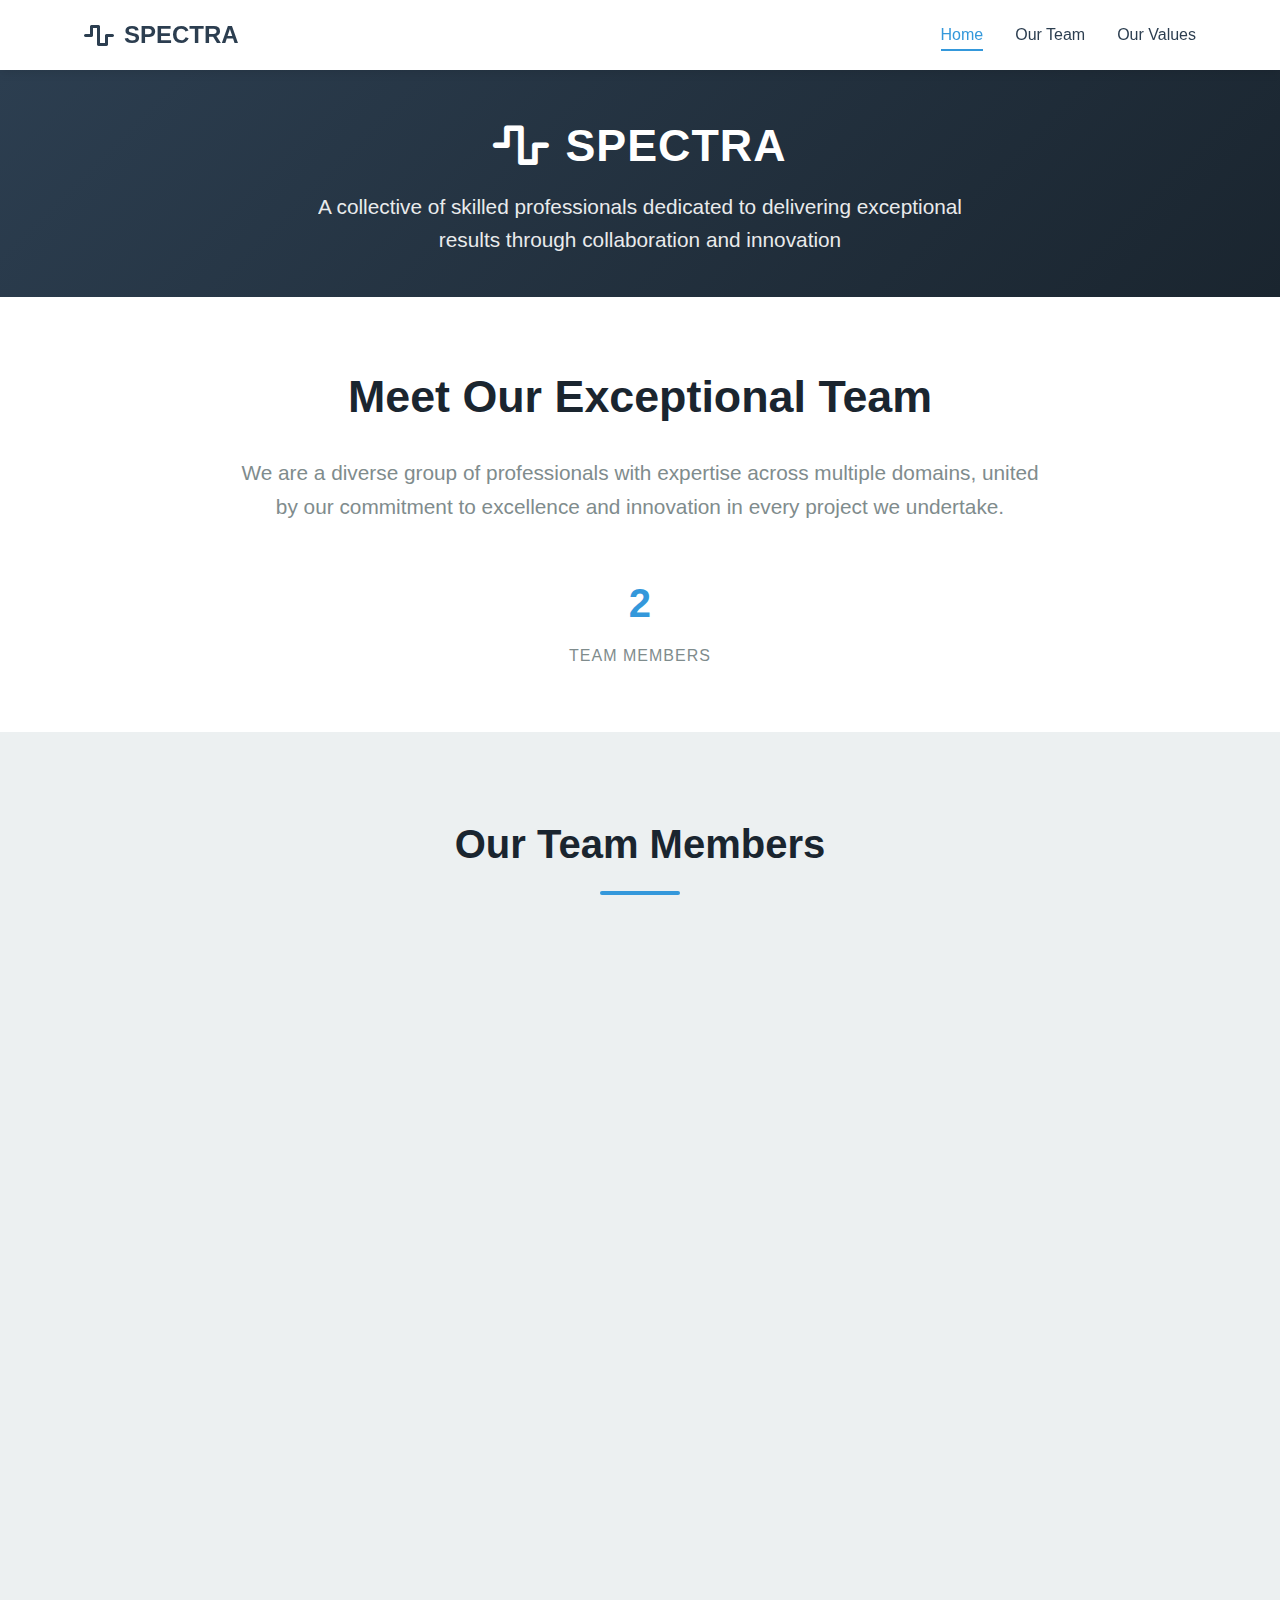
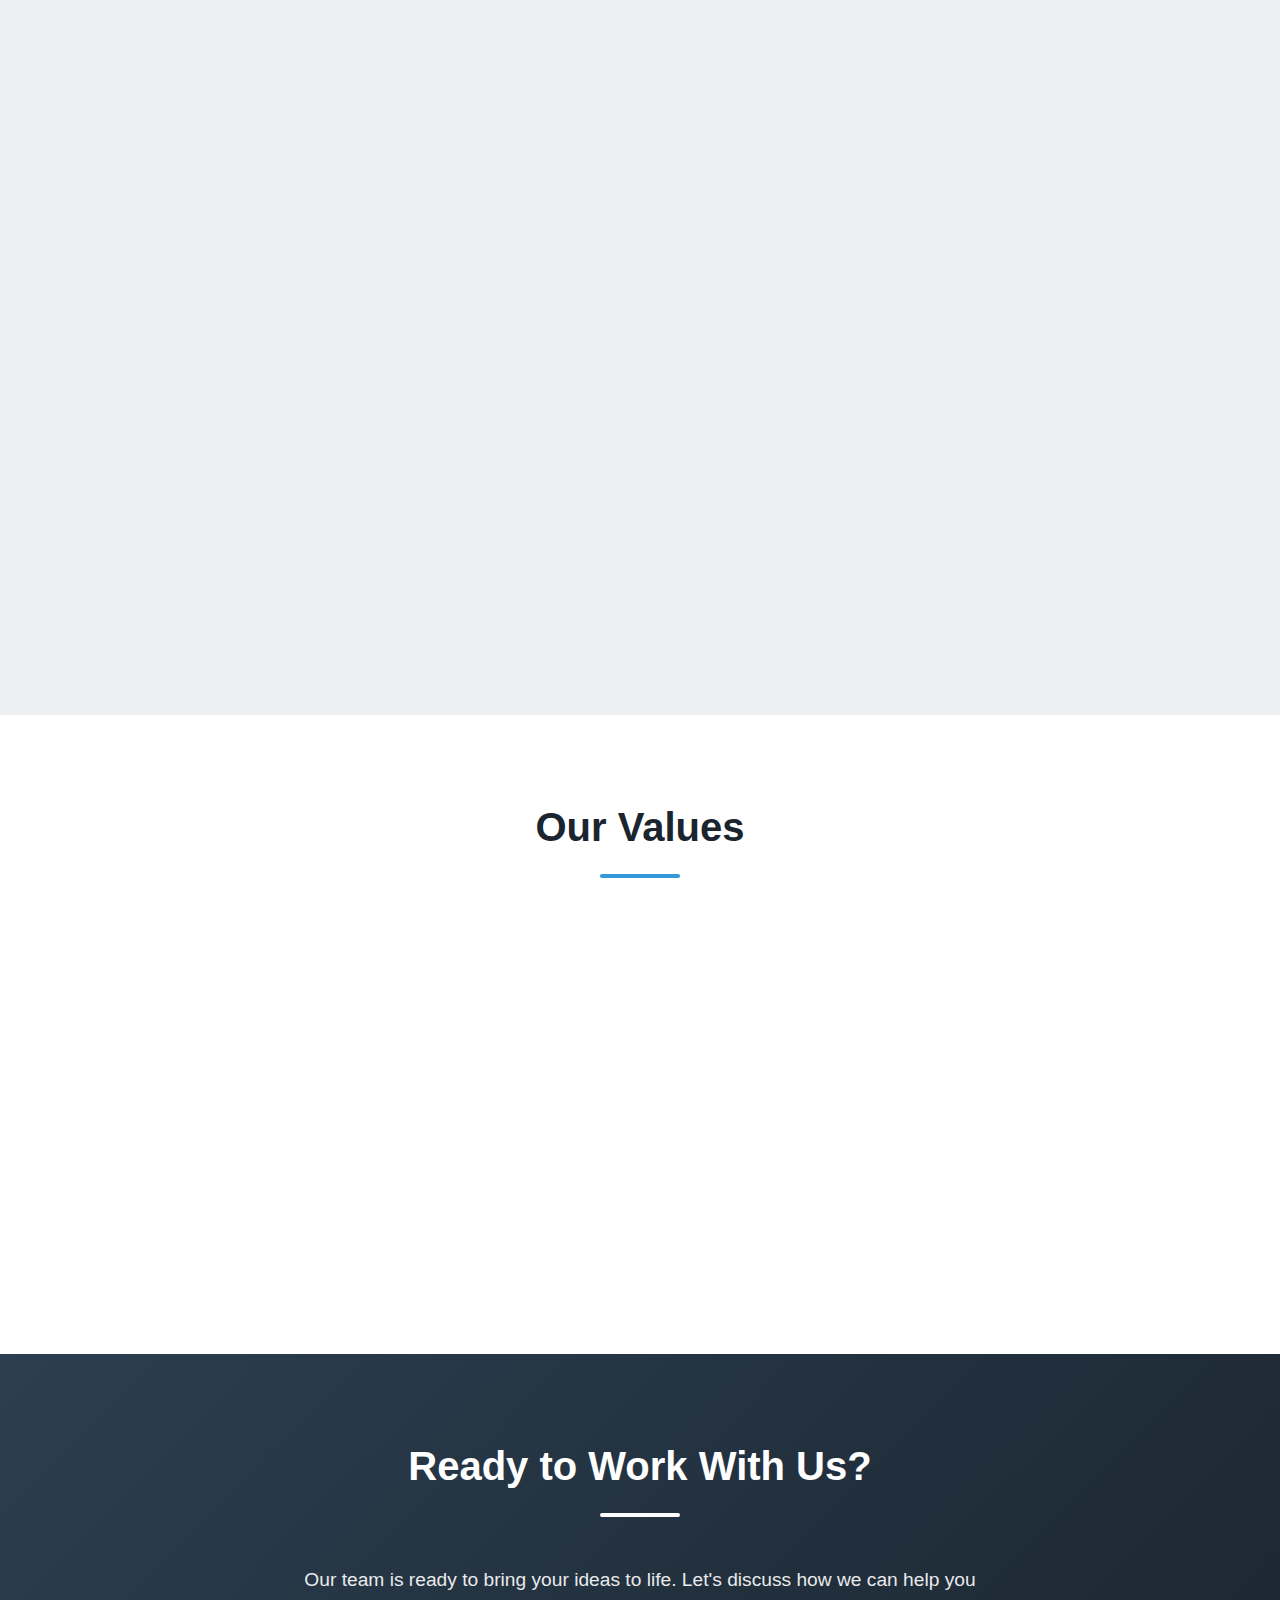
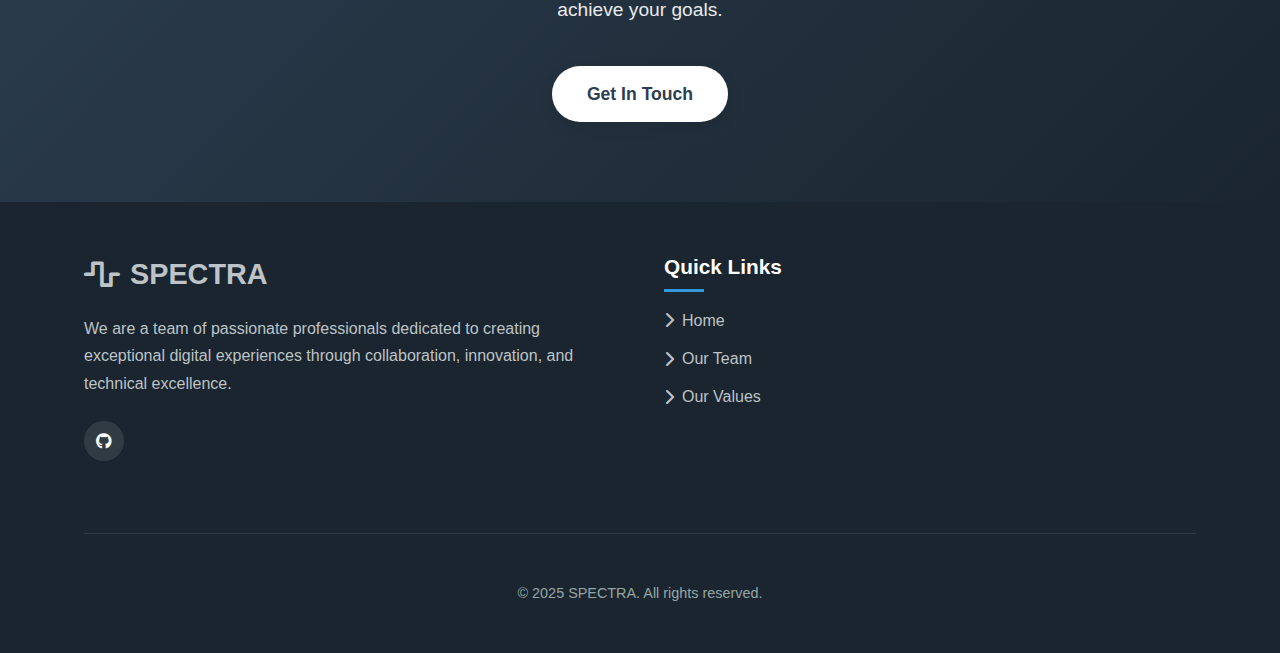
<file: index.html>
<!DOCTYPE html>
<html lang="en">
<head>
    <meta charset="UTF-8">
    <meta name="viewport" content="width=device-width, initial-scale=1.0">
    <title>Our Team | Professional Portfolio</title>
    <link rel="stylesheet" href="https://cdnjs.cloudflare.com/ajax/libs/font-awesome/6.4.0/css/all.min.css">
    <link rel="stylesheet" href="index_styles.css">
    <script src="index_script.js" defer></script>
    <link rel="icon" type="image/svg+xml"
    href="data:image/svg+xml,<svg xmlns='http://www.w3.org/2000/svg' viewBox='0 0 512 512'><path d='M64 96c0-17.7 14.3-32 32-32l160 0c17.7 0 32 14.3 32 32l0 288 96 0 0-128c0-17.7 14.3-32 32-32l64 0c17.7 0 32 14.3 32 32s-14.3 32-32 32l-32 0 0 128c0 17.7-14.3 32-32 32l-160 0c-17.7 0-32-14.3-32-32l0-288-96 0 0 128c0 17.7-14.3 32-32 32l-64 0c-17.7 0-32-14.3-32-32s14.3-32 32-32l32 0 0-128z'/></svg>">

</head>
<body>
    <!-- Navigation -->
    <nav id="navbar">
        <div class="container nav-container">
            <a href="#" class="nav-logo">
                <i class="fa-solid fa-wave-square"></i>
                <span>SPECTRA</span>
            </a>
            
            <button class="mobile-menu-btn" id="mobileMenuBtn">
                <i class="fas fa-bars"></i>
            </button>
            
            <ul class="nav-menu" id="navMenu">
                <li><a href="#home" class="nav-link active">Home</a></li>
                <li><a href="#team" class="nav-link">Our Team</a></li>
                <li><a href="#values" class="nav-link">Our Values</a></li>
            </ul>
        </div>
    </nav>

    <!-- Header -->
    <header id="home">
        <div class="container">
            <div class="logo">
                <i class="fa-solid fa-wave-square"></i>
                <span>SPECTRA</span>
            </div>
            <p class="tagline">A collective of skilled professionals dedicated to delivering exceptional results through collaboration and innovation</p>
        </div>
    </header>

    <!-- Hero Section -->
    <section class="hero">
        <div class="container">
            <h1>Meet Our Exceptional Team</h1>
            <p>We are a diverse group of professionals with expertise across multiple domains, united by our commitment to excellence and innovation in every project we undertake.</p>
            
            <div class="stats">
                <div class="stat-item">
                    <div class="stat-number">5</div>
                    <div class="stat-label">Team Members</div>
                </div>
            </div>
        </div>
    </section>

    <!-- Team Section -->
    <section id="team" class="team-section">
        <div class="container">
            <h2 class="section-title">Our Team Members</h2>
            <div class="team-grid">
                <!-- Team Member 1 -->
                <div class="team-member">
                    <div class="member-image">
                        <div class="placeholder-icon">
                            <img src="assets-mustapha-otsmane/pic1.png">
                        </div>
                    </div>
                    <div class="member-info">
                        <h3 class="member-name">OTSMANE Mustapha</h3>
                        <p class="member-role">Team Leader</p>
                        <p class="member-bio">/</p>
                        <div class="member-skills">
                            <span class="skill-tag">Python</span>
                            <span class="skill-tag">JS/TS</span>
                            <span class="skill-tag">NodeJS</span>
                        </div>
                        <a href="mustapha-otsmane/mustapha-otsmane-portfolio_page.html" class="member-link" target="_blank">View Portfolio</a>
                    </div>
                </div>
                
                <!-- Team Member 2 -->
                <div class="team-member">
                    <div class="member-image">
                        <div class="placeholder-icon">
                   <img src="Haithem-BOUZIANE/assets/anaa.jpg">

                        </div>
                    </div>
                    <div class="member-info">
                        <h3 class="member-name">BOUZIANE Haithem</h3>
                        <p class="member-role">Team member</p>
                        <p class="member-bio">/</p>
                        <div class="member-skills">
                            <span class="skill-tag">JavaScript</span>
                            <span class="skill-tag">React</span>
                            <span class="skill-tag">PHP</span>
                        </div>
                        <a href="Haithem-BOUZIANE/haithem-bouziane.html" class="member-link" target="_blank">View Portfolio</a>
                    </div>
                </div>
                
                <!-- Team Member 3 -->
                <div class="team-member">
                    <div class="member-image">
                        <div class="placeholder-icon">
                            <img src="assets-iname\iname.png">
                        </div>
                    </div>
                    <div class="member-info">
                        <h3 class="member-name">MEZROUH Iname</h3>
                        <p class="member-role">Team Member</p>
                        <p class="member-bio">/</p>
                        <div class="member-skills">
                            <span class="skill-tag">JavaScript</span>
                            <span class="skill-tag">React</span>
                            <span class="skill-tag">CSS</span>
                        </div>
                        <a href="iname/iname_prfl.html" class="member-link" target="_blank">View Portfolio</a>
                    </div>
                </div>
                
                <!-- Team Member 4 -->
                <div class="team-member">
                    <div class="member-image">
                        <div class="placeholder-icon">
                            <i class="fas fa-server"></i>
                        </div>
                    </div>
                    <div class="member-info">
                        <h3 class="member-name">ALI HAMZA Amina</h3>
                        <p class="member-role">Team Member</p>
                        <p class="member-bio">/</p>
                        <div class="member-skills">
                            <span class="skill-tag">Node.js</span>
                            <span class="skill-tag">Python</span>
                            <span class="skill-tag">Database Design</span>
                        </div>
                        <a href="amina-ali-hamza/Amina-ALI-HAMZA.html" class="member-link" target="_blank">View Portfolio</a>
                    </div>
                </div>
                
                <!-- Team Member 5 -->
                <div class="team-member">
                    <div class="member-image">
                        <div class="placeholder-icon">
                            <i class="fas fa-chart-bar"></i>
                        </div>
                    </div>
                    <div class="member-info">
                        <h3 class="member-name">OUADAH Selma Lina</h3>
                        <p class="member-role">Team Member</p>
                        <p class="member-bio">/</p>
                        <div class="member-skills">
                            <span class="skill-tag">SQL</span>
                            <span class="skill-tag">Python</span>
                            <span class="skill-tag">Data Visualization</span>
                        </div>
                        <a href="lina-ouadah/lina-ouadah.html" class="member-link" target="_blank">View Portfolio</a>
                    </div>
                </div>
            </div>
        </div>
    </section>

    <!-- Values Section -->
    <section id="values" class="values-section">
        <div class="container">
            <h2 class="section-title">Our Values</h2>
            <div class="values-grid">
                <div class="value-card">
                    <div class="value-icon">
                        <i class="fas fa-lightbulb"></i>
                    </div>
                    <h3 class="value-title">Innovation</h3>
                    <p class="value-description">We constantly explore new ideas and approaches to deliver cutting-edge solutions that exceed expectations.</p>
                </div>
                <div class="value-card">
                    <div class="value-icon">
                        <i class="fas fa-handshake"></i>
                    </div>
                    <h3 class="value-title">Collaboration</h3>
                    <p class="value-description">We believe in the power of teamwork and open communication to achieve the best possible outcomes.</p>
                </div>
                <div class="value-card">
                    <div class="value-icon">
                        <i class="fas fa-bullseye"></i>
                    </div>
                    <h3 class="value-title">Excellence</h3>
                    <p class="value-description">We are committed to delivering the highest quality work in every project, paying attention to every detail.</p>
                </div>
                <div class="value-card">
                    <div class="value-icon">
                        <i class="fas fa-heart"></i>
                    </div>
                    <h3 class="value-title">Passion</h3>
                    <p class="value-description">We genuinely love what we do, and that passion drives us to create exceptional experiences for our clients.</p>
                </div>
            </div>
        </div>
    </section>

    <!-- CTA Section -->
    <section class="cta-section">
        <div class="container">
            <h2 class="section-title">Ready to Work With Us?</h2>
            <div class="cta-content">
                <p>Our team is ready to bring your ideas to life. Let's discuss how we can help you achieve your goals.</p>
                <a href="#" class="cta-button">Get In Touch</a>
            </div>
        </div>
    </section>

    <!-- Footer -->
    <footer>
        <div class="container">
            <div class="footer-content">
                <div class="footer-about">
                    <div class="footer-logo">
                        <i class="fa-solid fa-wave-square"></i>
                        <span>SPECTRA</span>
                    </div>
                    <p class="footer-about">We are a team of passionate professionals dedicated to creating exceptional digital experiences through collaboration, innovation, and technical excellence.</p>
                    <div class="social-links">
                        <a href="https://github.com/mustafaots/G5-team4-portfolio-project" class="social-link">
                            <i class="fab fa-github"></i>
                        </a>
                    </div>
                </div>
                
                <div class="footer-links-container">
                    <h3 class="footer-heading">Quick Links</h3>
                    <ul class="footer-links">
                        <li><a href="#home"><i class="fas fa-chevron-right"></i> Home</a></li>
                        <li><a href="#team"><i class="fas fa-chevron-right"></i> Our Team</a></li>
                        <li><a href="#values"><i class="fas fa-chevron-right"></i> Our Values</a></li>
                    </ul>
                </div>
            </div>
            
            <div class="copyright">
                &copy; 2025 SPECTRA. All rights reserved.
            </div>
        </div>
    </footer>

</body>
</html>
</file>
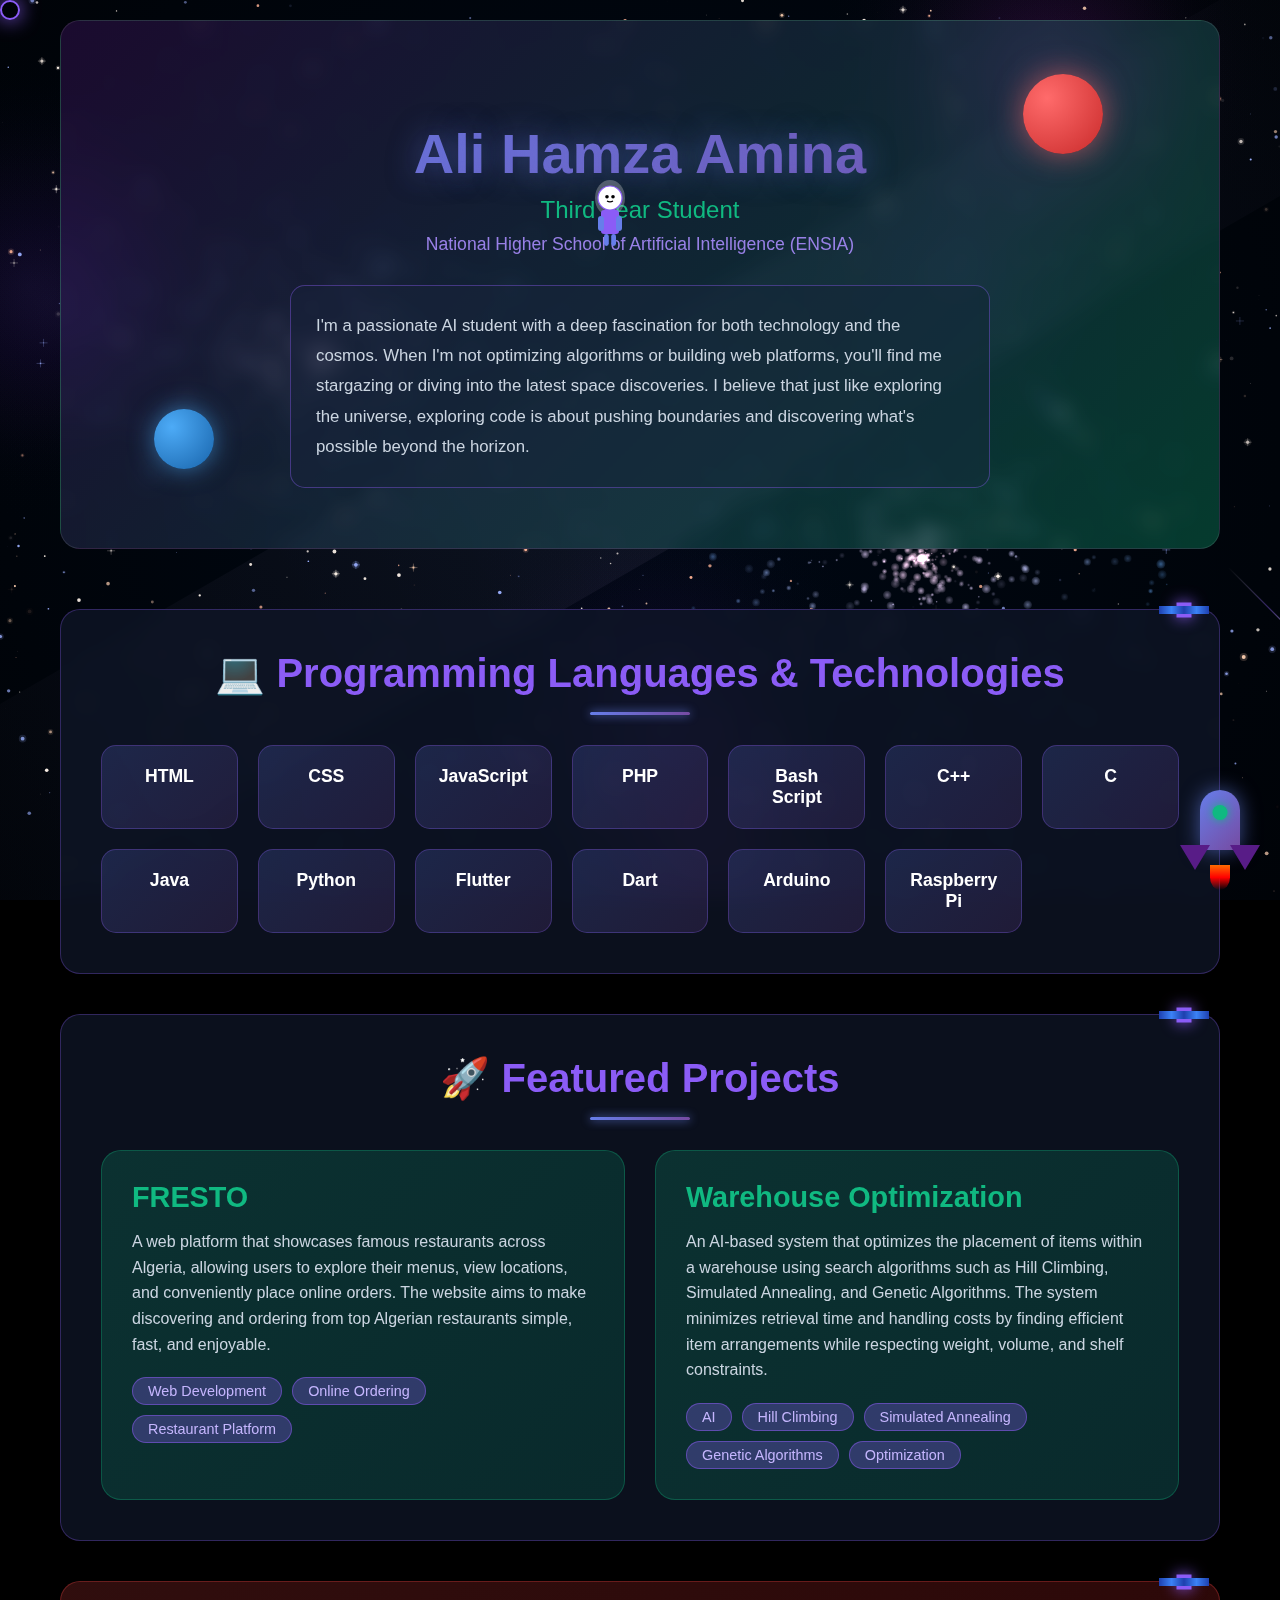
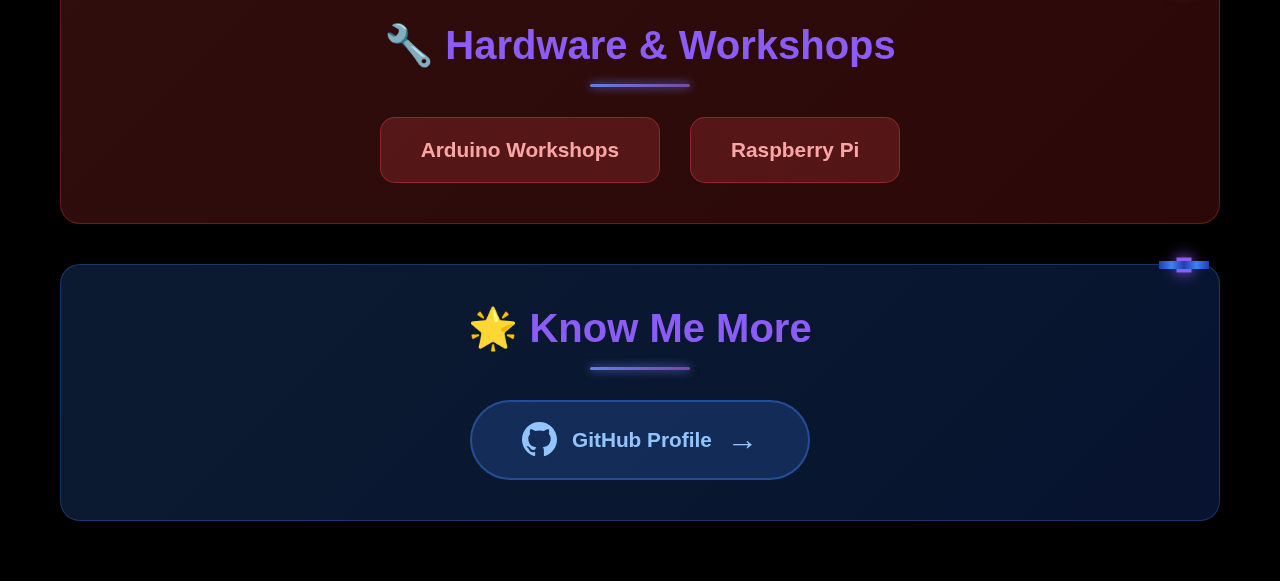
<file: Amina-ALI-HAMZA.html>
<!DOCTYPE html>
<html lang="en">
<head>
    <meta charset="UTF-8">
    <meta name="viewport" content="width=device-width, initial-scale=1.0">
    <title>Ali Hamza Amina - Space Portfolio</title>
    <style>
        * {
            margin: 0;
            padding: 0;
            box-sizing: border-box;
        }

        body {
            font-family: 'Segoe UI', Tahoma, Geneva, Verdana, sans-serif;
            background: #000000;
            color: #fff;
            overflow-x: hidden;
            cursor: none;
        }

        .custom-cursor {
            width: 20px;
            height: 20px;
            border: 2px solid #8b5cf6;
            border-radius: 50%;
            position: fixed;
            pointer-events: none;
            z-index: 9999;
            transition: all 0.1s ease;
            box-shadow: 0 0 20px #8b5cf6;
        }

        .cursor-trail {
            width: 5px;
            height: 5px;
            background: #8b5cf6;
            border-radius: 50%;
            position: fixed;
            pointer-events: none;
            z-index: 9998;
            opacity: 0.6;
        }

        #stars-canvas {
            position: fixed;
            top: 0;
            left: 0;
            width: 100%;
            height: 100%;
            z-index: 0;
        }

        .container {
            position: relative;
            z-index: 1;
            max-width: 1200px;
            margin: 0 auto;
            padding: 20px;
        }

        .rocket {
            position: fixed;
            right: 30px;
            bottom: 30px;
            width: 60px;
            height: 80px;
            cursor: pointer;
            z-index: 100;
            transition: transform 0.3s ease;
        }

        .rocket:hover {
            transform: translateY(-10px) scale(1.1);
        }

        .rocket-body {
            width: 40px;
            height: 60px;
            background: linear-gradient(135deg, #667eea, #764ba2);
            position: absolute;
            left: 10px;
            border-radius: 20px 20px 5px 5px;
            box-shadow: 0 0 20px rgba(102, 126, 234, 0.6);
        }

        .rocket-window {
            width: 15px;
            height: 15px;
            background: #10b981;
            border-radius: 50%;
            position: absolute;
            top: 15px;
            left: 50%;
            transform: translateX(-50%);
            box-shadow: 0 0 10px #10b981;
        }

        .rocket-fin {
            width: 0;
            height: 0;
            border-left: 15px solid transparent;
            border-right: 15px solid transparent;
            border-top: 25px solid #581c87;
            position: absolute;
            bottom: 0;
        }

        .rocket-fin.left {
            left: -10px;
        }

        .rocket-fin.right {
            right: -10px;
        }

        .rocket-flame {
            position: absolute;
            bottom: -20px;
            left: 50%;
            transform: translateX(-50%);
            width: 20px;
            height: 25px;
            background: linear-gradient(to bottom, #ff6b00, #ff0000, transparent);
            border-radius: 0 0 50% 50%;
            animation: flame 0.2s infinite alternate;
        }

        @keyframes flame {
            to {
                transform: translateX(-50%) scaleY(1.2);
                opacity: 0.8;
            }
        }

        header {
            text-align: center;
            padding: 100px 20px 60px;
            background: linear-gradient(135deg, rgba(88, 28, 135, 0.3), rgba(16, 185, 129, 0.3));
            border-radius: 20px;
            backdrop-filter: blur(10px);
            border: 1px solid rgba(255, 255, 255, 0.1);
            margin-bottom: 60px;
            animation: fadeInDown 1s ease;
            position: relative;
            overflow: hidden;
        }

        .planet {
            position: absolute;
            border-radius: 50%;
            animation: orbit 20s linear infinite;
        }

        .planet1 {
            width: 80px;
            height: 80px;
            background: radial-gradient(circle at 30% 30%, #ff6b6b, #c92a2a);
            top: 10%;
            right: 10%;
            box-shadow: 0 0 30px rgba(255, 107, 107, 0.6);
        }

        .planet2 {
            width: 60px;
            height: 60px;
            background: radial-gradient(circle at 30% 30%, #4dabf7, #1864ab);
            bottom: 15%;
            left: 8%;
            animation: orbit 15s linear infinite reverse;
            box-shadow: 0 0 25px rgba(77, 171, 247, 0.6);
        }

        @keyframes orbit {
            0% {
                transform: rotate(0deg) translateX(20px) rotate(0deg);
            }
            100% {
                transform: rotate(360deg) translateX(20px) rotate(-360deg);
            }
        }

        h1 {
            font-size: 3.5em;
            background: linear-gradient(135deg, #667eea 0%, #764ba2 100%);
            -webkit-background-clip: text;
            -webkit-text-fill-color: transparent;
            margin-bottom: 10px;
            text-shadow: 0 0 30px rgba(102, 126, 234, 0.5);
            animation: glow 2s ease-in-out infinite alternate;
        }

        @keyframes glow {
            from {
                filter: drop-shadow(0 0 10px rgba(102, 126, 234, 0.5));
            }
            to {
                filter: drop-shadow(0 0 25px rgba(102, 126, 234, 0.9));
            }
        }

        .subtitle {
            font-size: 1.5em;
            color: #10b981;
            margin-bottom: 10px;
        }

        .school {
            font-size: 1.1em;
            color: #a78bfa;
            opacity: 0.9;
        }

        .bio {
            max-width: 700px;
            margin: 30px auto 0;
            padding: 25px;
            background: rgba(15, 23, 42, 0.6);
            border-radius: 15px;
            border: 1px solid rgba(139, 92, 246, 0.4);
            backdrop-filter: blur(5px);
        }

        .bio p {
            font-size: 1.05em;
            line-height: 1.8;
            color: #cbd5e1;
            text-align: left;
        }

        section {
            background: rgba(15, 23, 42, 0.7);
            backdrop-filter: blur(10px);
            border-radius: 20px;
            padding: 40px;
            margin-bottom: 40px;
            border: 1px solid rgba(139, 92, 246, 0.3);
            animation: fadeInUp 1s ease;
            position: relative;
        }

        .satellite {
            position: absolute;
            width: 30px;
            height: 30px;
            top: -15px;
            right: 20px;
            animation: satellite-spin 10s linear infinite;
        }

        @keyframes satellite-spin {
            from {
                transform: rotate(0deg);
            }
            to {
                transform: rotate(360deg);
            }
        }

        .satellite-body {
            width: 15px;
            height: 15px;
            background: #8b5cf6;
            position: absolute;
            top: 50%;
            left: 50%;
            transform: translate(-50%, -50%);
            box-shadow: 0 0 15px #8b5cf6;
        }

        .satellite-panel {
            width: 25px;
            height: 8px;
            background: linear-gradient(90deg, #1e40af, #3b82f6, #1e40af);
            position: absolute;
            top: 50%;
            transform: translateY(-50%);
        }

        .satellite-panel.left {
            right: 15px;
        }

        .satellite-panel.right {
            left: 15px;
        }

        h2 {
            font-size: 2.5em;
            margin-bottom: 30px;
            color: #8b5cf6;
            text-align: center;
            position: relative;
        }

        h2::after {
            content: '';
            display: block;
            width: 100px;
            height: 3px;
            background: linear-gradient(90deg, #667eea, #764ba2);
            margin: 15px auto;
            border-radius: 2px;
            box-shadow: 0 0 10px #667eea;
        }

        .skills-grid {
            display: grid;
            grid-template-columns: repeat(auto-fit, minmax(120px, 1fr));
            gap: 20px;
            margin-top: 30px;
        }

        .skill-card {
            background: linear-gradient(135deg, rgba(102, 126, 234, 0.2), rgba(118, 75, 162, 0.2));
            padding: 20px;
            border-radius: 15px;
            text-align: center;
            border: 1px solid rgba(139, 92, 246, 0.3);
            transition: all 0.3s ease;
            cursor: pointer;
            position: relative;
            overflow: hidden;
        }

        .skill-card::before {
            content: '';
            position: absolute;
            top: -50%;
            left: -50%;
            width: 200%;
            height: 200%;
            background: radial-gradient(circle, rgba(139, 92, 246, 0.4) 0%, transparent 70%);
            opacity: 0;
            transition: opacity 0.3s ease;
        }

        .skill-card:hover::before {
            opacity: 1;
            animation: pulse-glow 1.5s ease-in-out infinite;
        }

        @keyframes pulse-glow {
            0%, 100% {
                transform: scale(1);
            }
            50% {
                transform: scale(1.1);
            }
        }

        .skill-card:hover {
            transform: translateY(-10px) scale(1.05) rotateY(10deg);
            box-shadow: 0 15px 40px rgba(139, 92, 246, 0.6);
            border-color: #8b5cf6;
        }

        .skill-name {
            font-weight: bold;
            font-size: 1.1em;
            color: #fff;
            position: relative;
            z-index: 1;
        }

        .projects-container {
            display: grid;
            grid-template-columns: repeat(auto-fit, minmax(300px, 1fr));
            gap: 30px;
            margin-top: 30px;
        }

        .project-card {
            background: linear-gradient(135deg, rgba(16, 185, 129, 0.2), rgba(5, 150, 105, 0.2));
            border-radius: 20px;
            padding: 30px;
            border: 1px solid rgba(16, 185, 129, 0.3);
            transition: all 0.4s ease;
            cursor: pointer;
            position: relative;
            overflow: hidden;
        }

        .project-card::before {
            content: '';
            position: absolute;
            top: 0;
            left: -100%;
            width: 100%;
            height: 100%;
            background: linear-gradient(90deg, transparent, rgba(16, 185, 129, 0.3), transparent);
            transition: left 0.5s ease;
        }

        .project-card:hover::before {
            left: 100%;
        }

        .project-card::after {
            content: '🛸';
            position: absolute;
            top: 20px;
            right: 20px;
            font-size: 2em;
            opacity: 0;
            transition: all 0.4s ease;
        }

        .project-card:hover::after {
            opacity: 1;
            transform: translateY(-10px);
        }

        .project-card:hover {
            transform: translateY(-15px) rotateY(5deg);
            box-shadow: 0 20px 50px rgba(16, 185, 129, 0.6);
            border-color: #10b981;
        }

        .project-title {
            font-size: 1.8em;
            color: #10b981;
            margin-bottom: 15px;
            font-weight: bold;
        }

        .project-description {
            color: #cbd5e1;
            line-height: 1.6;
            margin-bottom: 20px;
        }

        .project-tech {
            display: flex;
            flex-wrap: wrap;
            gap: 10px;
            margin-top: 20px;
        }

        .tech-tag {
            background: rgba(139, 92, 246, 0.3);
            padding: 5px 15px;
            border-radius: 20px;
            font-size: 0.9em;
            border: 1px solid rgba(139, 92, 246, 0.5);
            color: #c4b5fd;
            transition: all 0.3s ease;
        }

        .tech-tag:hover {
            background: rgba(139, 92, 246, 0.5);
            transform: scale(1.1);
            box-shadow: 0 0 15px rgba(139, 92, 246, 0.6);
        }

        .workshop-section {
            background: linear-gradient(135deg, rgba(239, 68, 68, 0.2), rgba(220, 38, 38, 0.2));
            border-color: rgba(239, 68, 68, 0.3);
        }

        .workshop-content {
            display: flex;
            align-items: center;
            justify-content: center;
            gap: 30px;
            flex-wrap: wrap;
            margin-top: 20px;
        }

        .workshop-item {
            background: rgba(239, 68, 68, 0.2);
            padding: 20px 40px;
            border-radius: 15px;
            border: 1px solid rgba(239, 68, 68, 0.4);
            font-size: 1.3em;
            font-weight: bold;
            color: #fca5a5;
            transition: all 0.3s ease;
            cursor: pointer;
            position: relative;
        }

        .workshop-item::before {
            content: '⚡';
            position: absolute;
            top: -10px;
            right: -10px;
            font-size: 1.5em;
            opacity: 0;
            transition: all 0.3s ease;
        }

        .workshop-item:hover::before {
            opacity: 1;
            animation: spark 0.5s ease infinite;
        }

        @keyframes spark {
            0%, 100% {
                transform: rotate(0deg) scale(1);
            }
            50% {
                transform: rotate(180deg) scale(1.2);
            }
        }

        .workshop-item:hover {
            transform: scale(1.1) rotate(2deg);
            box-shadow: 0 10px 30px rgba(239, 68, 68, 0.6);
        }

        .contact-section {
            background: linear-gradient(135deg, rgba(59, 130, 246, 0.2), rgba(37, 99, 235, 0.2));
            border-color: rgba(59, 130, 246, 0.3);
        }

        .contact-content {
            display: flex;
            justify-content: center;
            align-items: center;
            margin-top: 30px;
        }

        .contact-link {
            display: flex;
            align-items: center;
            gap: 15px;
            padding: 20px 50px;
            background: rgba(59, 130, 246, 0.2);
            border: 2px solid rgba(59, 130, 246, 0.4);
            border-radius: 50px;
            color: #93c5fd;
            text-decoration: none;
            font-size: 1.3em;
            font-weight: bold;
            transition: all 0.4s ease;
            position: relative;
            overflow: hidden;
        }

        .contact-link::before {
            content: '';
            position: absolute;
            top: 0;
            left: -100%;
            width: 100%;
            height: 100%;
            background: linear-gradient(90deg, transparent, rgba(59, 130, 246, 0.4), transparent);
            transition: left 0.6s ease;
        }

        .contact-link:hover::before {
            left: 100%;
        }

        .contact-link:hover {
            transform: translateY(-10px) scale(1.05);
            box-shadow: 0 20px 50px rgba(59, 130, 246, 0.6);
            border-color: #3b82f6;
            color: #fff;
        }

        .github-icon {
            width: 35px;
            height: 35px;
            transition: transform 0.4s ease;
        }

        .contact-link:hover .github-icon {
            transform: rotate(360deg) scale(1.2);
        }

        .link-arrow {
            font-size: 1.5em;
            transition: transform 0.4s ease;
        }

        .contact-link:hover .link-arrow {
            transform: translateX(10px);
        }

        .constellation {
            position: absolute;
            width: 100%;
            height: 100%;
            pointer-events: none;
        }

        .constellation-line {
            position: absolute;
            height: 1px;
            background: rgba(139, 92, 246, 0.3);
            transform-origin: left center;
        }

        .meteor-shower {
            position: fixed;
            width: 2px;
            height: 2px;
            background: white;
            border-radius: 50%;
            box-shadow: 0 0 10px white;
            animation: meteor-fall 3s linear infinite;
            opacity: 0;
        }

        @keyframes meteor-fall {
            0% {
                opacity: 1;
                transform: translateY(-100px) translateX(-100px);
            }
            100% {
                opacity: 0;
                transform: translateY(1000px) translateX(500px);
            }
        }

        .astronaut {
            position: fixed;
            width: 60px;
            height: 80px;
            right: 50%;
            top: 20%;
            animation: float-astronaut 6s ease-in-out infinite;
            z-index: 10;
        }

        @keyframes float-astronaut {
            0%, 100% {
                transform: translateY(0) translateX(0) rotate(-5deg);
            }
            25% {
                transform: translateY(-30px) translateX(20px) rotate(5deg);
            }
            50% {
                transform: translateY(-10px) translateX(40px) rotate(0deg);
            }
            75% {
                transform: translateY(-40px) translateX(20px) rotate(-5deg);
            }
        }

        @keyframes fadeInDown {
            from {
                opacity: 0;
                transform: translateY(-50px);
            }
            to {
                opacity: 1;
                transform: translateY(0);
            }
        }

        @keyframes fadeInUp {
            from {
                opacity: 0;
                transform: translateY(50px);
            }
            to {
                opacity: 1;
                transform: translateY(0);
            }
        }

        @media (max-width: 768px) {
            h1 {
                font-size: 2.5em;
            }
            
            h2 {
                font-size: 2em;
            }
            
            .skills-grid {
                grid-template-columns: repeat(auto-fit, minmax(100px, 1fr));
            }

            .rocket {
                width: 50px;
                height: 70px;
                right: 20px;
                bottom: 20px;
            }

            .astronaut {
                display: none;
            }
        }
    </style>
</head>
<body>
    <div class="custom-cursor"></div>
    <canvas id="stars-canvas"></canvas>
    
    <div class="astronaut">
        <svg viewBox="0 0 100 120" xmlns="http://www.w3.org/2000/svg">
            <ellipse cx="50" cy="30" rx="25" ry="30" fill="#e0e0e0" opacity="0.3"/>
            <circle cx="50" cy="30" r="20" fill="#fff" stroke="#8b5cf6" stroke-width="2"/>
            <circle cx="45" cy="28" r="3" fill="#000"/>
            <circle cx="55" cy="28" r="3" fill="#000"/>
            <path d="M 45 35 Q 50 38 55 35" stroke="#000" stroke-width="2" fill="none"/>
            <rect x="35" y="50" width="30" height="40" rx="5" fill="#8b5cf6"/>
            <rect x="30" y="60" width="10" height="25" rx="5" fill="#667eea"/>
            <rect x="60" y="60" width="10" height="25" rx="5" fill="#667eea"/>
            <rect x="40" y="90" width="8" height="20" rx="4" fill="#667eea"/>
            <rect x="52" y="90" width="8" height="20" rx="4" fill="#667eea"/>
        </svg>
    </div>

    <div class="rocket" onclick="scrollToTop()">
        <div class="rocket-body">
            <div class="rocket-window"></div>
        </div>
        <div class="rocket-fin left"></div>
        <div class="rocket-fin right"></div>
        <div class="rocket-flame"></div>
    </div>
    
    <div class="container">
        <header class="floating">
            <div class="planet planet1"></div>
            <div class="planet planet2"></div>
            <h1>Ali Hamza Amina</h1>
            <p class="subtitle">Third Year Student</p>
            <p class="school">National Higher School of Artificial Intelligence (ENSIA)</p>
            <div class="bio">
                <p>I'm a passionate AI student with a deep fascination for both technology and the cosmos. When I'm not optimizing algorithms or building web platforms, you'll find me stargazing or diving into the latest space discoveries. I believe that just like exploring the universe, exploring code is about pushing boundaries and discovering what's possible beyond the horizon.</p>
            </div>
        </header>

        <section>
            <div class="satellite">
                <div class="satellite-body"></div>
                <div class="satellite-panel left"></div>
                <div class="satellite-panel right"></div>
            </div>
            <h2>💻 Programming Languages & Technologies</h2>
            <div class="skills-grid">
                <div class="skill-card"><div class="skill-name">HTML</div></div>
                <div class="skill-card"><div class="skill-name">CSS</div></div>
                <div class="skill-card"><div class="skill-name">JavaScript</div></div>
                <div class="skill-card"><div class="skill-name">PHP</div></div>
                <div class="skill-card"><div class="skill-name">Bash Script</div></div>
                <div class="skill-card"><div class="skill-name">C++</div></div>
                <div class="skill-card"><div class="skill-name">C</div></div>
                <div class="skill-card"><div class="skill-name">Java</div></div>
                <div class="skill-card"><div class="skill-name">Python</div></div>
                <div class="skill-card"><div class="skill-name">Flutter</div></div>
                <div class="skill-card"><div class="skill-name">Dart</div></div>
                <div class="skill-card"><div class="skill-name">Arduino</div></div>
                <div class="skill-card"><div class="skill-name">Raspberry Pi</div></div>
            </div>
        </section>

        <section>
            <div class="satellite">
                <div class="satellite-body"></div>
                <div class="satellite-panel left"></div>
                <div class="satellite-panel right"></div>
            </div>
            <h2>🚀 Featured Projects</h2>
            <div class="projects-container">
                <div class="project-card">
                    <div class="project-title">FRESTO</div>
                    <div class="project-description">
                        A web platform that showcases famous restaurants across Algeria, allowing users to explore their menus, view locations, and conveniently place online orders. The website aims to make discovering and ordering from top Algerian restaurants simple, fast, and enjoyable.
                    </div>
                    <div class="project-tech">
                        <span class="tech-tag">Web Development</span>
                        <span class="tech-tag">Online Ordering</span>
                        <span class="tech-tag">Restaurant Platform</span>
                    </div>
                </div>

                <div class="project-card">
                    <div class="project-title">Warehouse Optimization</div>
                    <div class="project-description">
                        An AI-based system that optimizes the placement of items within a warehouse using search algorithms such as Hill Climbing, Simulated Annealing, and Genetic Algorithms. The system minimizes retrieval time and handling costs by finding efficient item arrangements while respecting weight, volume, and shelf constraints.
                    </div>
                    <div class="project-tech">
                        <span class="tech-tag">AI</span>
                        <span class="tech-tag">Hill Climbing</span>
                        <span class="tech-tag">Simulated Annealing</span>
                        <span class="tech-tag">Genetic Algorithms</span>
                        <span class="tech-tag">Optimization</span>
                    </div>
                </div>
            </div>
        </section>

        <section class="workshop-section">
            <div class="satellite">
                <div class="satellite-body"></div>
                <div class="satellite-panel left"></div>
                <div class="satellite-panel right"></div>
            </div>
            <h2>🔧 Hardware & Workshops</h2>
            <div class="workshop-content">
                <div class="workshop-item">Arduino Workshops</div>
                <div class="workshop-item">Raspberry Pi</div>
            </div>
        </section>

        <section class="contact-section">
            <div class="satellite">
                <div class="satellite-body"></div>
                <div class="satellite-panel left"></div>
                <div class="satellite-panel right"></div>
            </div>
            <h2>🌟 Know Me More</h2>
            <div class="contact-content">
                <div class="contact-link" onclick="window.open('https://github.com/aminaalihamza', '_blank')">
                    <svg class="github-icon" viewBox="0 0 24 24" fill="currentColor">
                        <path d="M12 0c-6.626 0-12 5.373-12 12 0 5.302 3.438 9.8 8.207 11.387.599.111.793-.261.793-.577v-2.234c-3.338.726-4.033-1.416-4.033-1.416-.546-1.387-1.333-1.756-1.333-1.756-1.089-.745.083-.729.083-.729 1.205.084 1.839 1.237 1.839 1.237 1.07 1.834 2.807 1.304 3.492.997.107-.775.418-1.305.762-1.604-2.665-.305-5.467-1.334-5.467-5.931 0-1.311.469-2.381 1.236-3.221-.124-.303-.535-1.524.117-3.176 0 0 1.008-.322 3.301 1.23.957-.266 1.983-.399 3.003-.404 1.02.005 2.047.138 3.006.404 2.291-1.552 3.297-1.23 3.297-1.23.653 1.653.242 2.874.118 3.176.77.84 1.235 1.911 1.235 3.221 0 4.609-2.807 5.624-5.479 5.921.43.372.823 1.102.823 2.222v3.293c0 .319.192.694.801.576 4.765-1.589 8.199-6.086 8.199-11.386 0-6.627-5.373-12-12-12z"/>
                    </svg>
                    <span>GitHub Profile</span>
                    <span class="link-arrow">→</span>
                </div>
            </div>
        </section>
    </div>

    <script>
        const canvas = document.getElementById('stars-canvas');
        const ctx = canvas.getContext('2d');

        canvas.width = window.innerWidth;
        canvas.height = window.innerHeight;

        const stars = [];
        const numStars = 800;
        const shootingStars = [];
        const meteors = [];
        const galaxyParticles = [];

        // Custom cursor
        const cursor = document.querySelector('.custom-cursor');
        const trails = [];
        const maxTrails = 10;

        document.addEventListener('mousemove', (e) => {
            cursor.style.left = e.clientX + 'px';
            cursor.style.top = e.clientY + 'px';

            const trail = document.createElement('div');
            trail.className = 'cursor-trail';
            trail.style.left = e.clientX + 'px';
            trail.style.top = e.clientY + 'px';
            document.body.appendChild(trail);

            trails.push(trail);
            if (trails.length > maxTrails) {
                const oldTrail = trails.shift();
                oldTrail.remove();
            }

            setTimeout(() => {
                trail.style.opacity = '0';
                setTimeout(() => trail.remove(), 200);
            }, 100);
        });

        // Meteor shower
        for (let i = 0; i < 5; i++) {
            const meteor = document.createElement('div');
            meteor.className = 'meteor-shower';
            meteor.style.left = Math.random() * window.innerWidth + 'px';
            meteor.style.animationDelay = Math.random() * 3 + 's';
            document.body.appendChild(meteor);
        }

        class Star {
            constructor() {
                this.reset();
                this.y = Math.random() * canvas.height;
                this.opacity = Math.random();
                this.brightness = Math.random();
            }

            reset() {
                this.x = Math.random() * canvas.width;
                this.y = Math.random() * canvas.height;
                this.size = Math.random() * 2;
                this.opacity = Math.random() * 0.8 + 0.2;
                this.twinkleSpeed = Math.random() * 0.015 + 0.005;
                this.brightness = Math.random();
                
                // Star colors based on temperature (like real stars)
                const temp = Math.random();
                if (temp < 0.3) {
                    this.color = { r: 155, g: 176, b: 255 }; // Blue (hot stars)
                } else if (temp < 0.6) {
                    this.color = { r: 255, g: 244, b: 234 }; // White-yellow
                } else if (temp < 0.85) {
                    this.color = { r: 255, g: 209, b: 178 }; // Orange
                } else {
                    this.color = { r: 255, g: 180, b: 150 }; // Red (cool stars)
                }
            }

            update() {
                this.opacity += this.twinkleSpeed;
                if (this.opacity > 1 || this.opacity < 0.2) {
                    this.twinkleSpeed *= -1;
                }
            }

            draw() {
                // Main star
                ctx.beginPath();
                ctx.arc(this.x, this.y, this.size, 0, Math.PI * 2);
                ctx.fillStyle = `rgba(${this.color.r}, ${this.color.g}, ${this.color.b}, ${this.opacity})`;
                ctx.fill();
                
                // Glow effect for brighter stars
                if (this.brightness > 0.7) {
                    ctx.beginPath();
                    ctx.arc(this.x, this.y, this.size * 2, 0, Math.PI * 2);
                    ctx.fillStyle = `rgba(${this.color.r}, ${this.color.g}, ${this.color.b}, ${this.opacity * 0.2})`;
                    ctx.fill();
                    
                    // Cross sparkle for very bright stars
                    if (this.brightness > 0.9) {
                        ctx.strokeStyle = `rgba(${this.color.r}, ${this.color.g}, ${this.color.b}, ${this.opacity * 0.4})`;
                        ctx.lineWidth = 1;
                        ctx.beginPath();
                        ctx.moveTo(this.x - 4, this.y);
                        ctx.lineTo(this.x + 4, this.y);
                        ctx.moveTo(this.x, this.y - 4);
                        ctx.lineTo(this.x, this.y + 4);
                        ctx.stroke();
                    }
                }
            }
        }

        class ShootingStar {
            constructor() {
                this.reset();
            }

            reset() {
                this.x = Math.random() * canvas.width;
                this.y = Math.random() * canvas.height / 2;
                this.length = Math.random() * 100 + 60;
                this.speed = Math.random() * 15 + 10;
                this.opacity = 1;
                this.angle = Math.PI / 4;
                this.thickness = Math.random() * 2 + 1;
            }

            update() {
                this.x += Math.cos(this.angle) * this.speed;
                this.y += Math.sin(this.angle) * this.speed;
                this.opacity -= 0.015;

                if (this.opacity <= 0) {
                    this.reset();
                }
            }

            draw() {
                ctx.save();
                ctx.beginPath();
                const gradient = ctx.createLinearGradient(
                    this.x, this.y,
                    this.x - Math.cos(this.angle) * this.length,
                    this.y - Math.sin(this.angle) * this.length
                );
                gradient.addColorStop(0, `rgba(255, 255, 255, ${this.opacity})`);
                gradient.addColorStop(0.5, `rgba(139, 92, 246, ${this.opacity * 0.6})`);
                gradient.addColorStop(1, 'rgba(255, 255, 255, 0)');
                ctx.strokeStyle = gradient;
                ctx.lineWidth = this.thickness;
                ctx.moveTo(this.x, this.y);
                ctx.lineTo(
                    this.x - Math.cos(this.angle) * this.length,
                    this.y - Math.sin(this.angle) * this.length
                );
                ctx.stroke();
                ctx.restore();
            }
        }

        class Nebula {
            constructor() {
                this.x = Math.random() * canvas.width;
                this.y = Math.random() * canvas.height;
                this.radius = Math.random() * 200 + 150;
                this.hue = Math.random() * 60 + 240; // Purple to blue
                this.opacity = Math.random() * 0.2 + 0.1;
                this.pulseSpeed = Math.random() * 0.001 + 0.0005;
                this.pulsePhase = Math.random() * Math.PI * 2;
            }

            update() {
                this.pulsePhase += this.pulseSpeed;
                this.currentOpacity = this.opacity + Math.sin(this.pulsePhase) * 0.05;
            }

            draw() {
                // Multi-layered nebula for realistic look
                for (let i = 0; i < 3; i++) {
                    const gradient = ctx.createRadialGradient(
                        this.x + (i * 20), this.y + (i * 15), 0,
                        this.x, this.y, this.radius - (i * 30)
                    );
                    gradient.addColorStop(0, `hsla(${this.hue + (i * 10)}, 80%, 60%, ${this.currentOpacity * (0.3 - i * 0.08)})`);
                    gradient.addColorStop(0.3, `hsla(${this.hue + (i * 15)}, 70%, 50%, ${this.currentOpacity * (0.2 - i * 0.06)})`);
                    gradient.addColorStop(0.6, `hsla(${this.hue + (i * 20)}, 60%, 40%, ${this.currentOpacity * (0.1 - i * 0.03)})`);
                    gradient.addColorStop(1, 'transparent');
                    
                    ctx.fillStyle = gradient;
                    ctx.fillRect(this.x - this.radius, this.y - this.radius, this.radius * 2, this.radius * 2);
                }
            }
        }

        class GalaxyParticle {
            constructor(centerX, centerY) {
                this.centerX = centerX;
                this.centerY = centerY;
                this.angle = Math.random() * Math.PI * 2;
                this.distance = Math.pow(Math.random(), 1.3) * 250; // More particles near center
                this.size = Math.random() * 1.2 + 0.3;
                this.speed = 0.0008 + (Math.random() * 0.0012);
                this.brightness = Math.random() * 0.9 + 0.1;
                
                // Spiral arm calculation
                this.spiralFactor = this.distance * 0.01;
                this.wobble = Math.random() * 0.6 + 0.2;
            }

            update() {
                // Faster rotation for particles closer to center
                this.angle += this.speed * (1 + this.distance / 250);
            }

            draw() {
                // Calculate spiral position with wobble
                const spiralAngle = this.angle + this.spiralFactor + Math.sin(this.distance * 0.01) * this.wobble;
                const x = this.centerX + Math.cos(spiralAngle) * this.distance;
                const y = this.centerY + Math.sin(spiralAngle) * this.distance * 0.7; // Flatten for galaxy look
                
                // Create gradient for particle glow
                const grad = ctx.createRadialGradient(x, y, 0, x, y, this.size * 6);
                
                // Color varies by distance from center (yellow center to blue edges)
                const distanceRatio = this.distance / 250;
                const r = Math.floor(255 * (1 - distanceRatio * 0.6));
                const g = Math.floor(200 * (1 - distanceRatio * 0.4) + 55 * distanceRatio);
                const b = Math.floor(220 + 35 * distanceRatio);
                const alpha = this.brightness * (0.9 - distanceRatio * 0.4);
                
                grad.addColorStop(0, `rgba(${r}, ${g}, ${b}, ${alpha})`);
                grad.addColorStop(0.4, `rgba(${r}, ${g}, ${b}, ${alpha * 0.35})`);
                grad.addColorStop(1, 'transparent');
                
                ctx.save();
                ctx.globalCompositeOperation = 'lighter'; // Additive blending for glow
                ctx.fillStyle = grad;
                ctx.beginPath();
                ctx.arc(x, y, this.size * 3, 0, Math.PI * 2);
                ctx.fill();
                ctx.restore();
            }
        }

        const nebulas = [];
        for (let i = 0; i < 4; i++) {
            nebulas.push(new Nebula());
        }

        for (let i = 0; i < numStars; i++) {
            stars.push(new Star());
        }

        for (let i = 0; i < 5; i++) {
            shootingStars.push(new ShootingStar());
        }

        // Create spiral galaxy
        const galaxyCenter = { x: canvas.width * 0.25, y: canvas.height * 0.4 };
        for (let i = 0; i < 600; i++) {
            galaxyParticles.push(new GalaxyParticle(galaxyCenter.x, galaxyCenter.y));
        }

        // Second galaxy
        const galaxyCenter2 = { x: canvas.width * 0.72, y: canvas.height * 0.62 };
        for (let i = 0; i < 500; i++) {
            galaxyParticles.push(new GalaxyParticle(galaxyCenter2.x, galaxyCenter2.y));
        }

        function drawGalaxy() {
            // Deep space background with slight gradient
            const bgGradient = ctx.createRadialGradient(
                canvas.width / 2, canvas.height / 2, 0,
                canvas.width / 2, canvas.height / 2, canvas.width
            );
            bgGradient.addColorStop(0, '#000814');
            bgGradient.addColorStop(1, '#000000');
            ctx.fillStyle = bgGradient;
            ctx.fillRect(0, 0, canvas.width, canvas.height);

            // Distant galaxy glow
            const distantGalaxy = ctx.createRadialGradient(
                canvas.width * 0.75, canvas.height * 0.3, 0,
                canvas.width * 0.75, canvas.height * 0.3, 200
            );
            distantGalaxy.addColorStop(0, 'rgba(138, 43, 226, 0.08)');
            distantGalaxy.addColorStop(0.5, 'rgba(75, 0, 130, 0.04)');
            distantGalaxy.addColorStop(1, 'transparent');
            ctx.fillStyle = distantGalaxy;
            ctx.fillRect(canvas.width * 0.55, canvas.height * 0.1, 400, 400);

            // Milky Way dust effect
            ctx.save();
            ctx.translate(canvas.width / 2, canvas.height / 2);
            ctx.rotate(-Math.PI / 6);
            const milkyWay = ctx.createLinearGradient(-canvas.width, 0, canvas.width, 0);
            milkyWay.addColorStop(0, 'transparent');
            milkyWay.addColorStop(0.3, 'rgba(200, 180, 255, 0.03)');
            milkyWay.addColorStop(0.5, 'rgba(220, 200, 255, 0.06)');
            milkyWay.addColorStop(0.7, 'rgba(200, 180, 255, 0.03)');
            milkyWay.addColorStop(1, 'transparent');
            ctx.fillStyle = milkyWay;
            ctx.fillRect(-canvas.width, -100, canvas.width * 2, 200);
            ctx.restore();
        }

        function animate() {
            drawGalaxy();

            // Draw nebulas with pulsing
            nebulas.forEach(nebula => {
                nebula.update();
                nebula.draw();
            });

            // Draw spiral galaxy particles
            galaxyParticles.forEach(particle => {
                particle.update();
                particle.draw();
            });

            // Draw stars
            stars.forEach(star => {
                star.update();
                star.draw();
            });

            // Draw shooting stars
            shootingStars.forEach(star => {
                star.update();
                star.draw();
            });

            requestAnimationFrame(animate);
        }

        animate();

        window.addEventListener('resize', () => {
            canvas.width = window.innerWidth;
            canvas.height = window.innerHeight;
        });

        function scrollToTop() {
            window.scrollTo({ top: 0, behavior: 'smooth' });
        }

        document.querySelectorAll('.skill-card').forEach(card => {
            card.addEventListener('click', function() {
                this.style.transform = 'scale(0.95)';
                setTimeout(() => {
                    this.style.transform = '';
                }, 200);
            });
        });

        document.querySelectorAll('.project-card').forEach(card => {
            card.addEventListener('mouseenter', function() {
                this.style.zIndex = '10';
            });
            card.addEventListener('mouseleave', function() {
                this.style.zIndex = '1';
            });
        });

        // Parallax effect on scroll
        window.addEventListener('scroll', () => {
            const scrolled = window.pageYOffset;
            const astronaut = document.querySelector('.astronaut');
            if (astronaut) {
                astronaut.style.transform = `translateY(${scrolled * 0.5}px)`;
            }
        });
    </script>
</body>
</html>
</file>
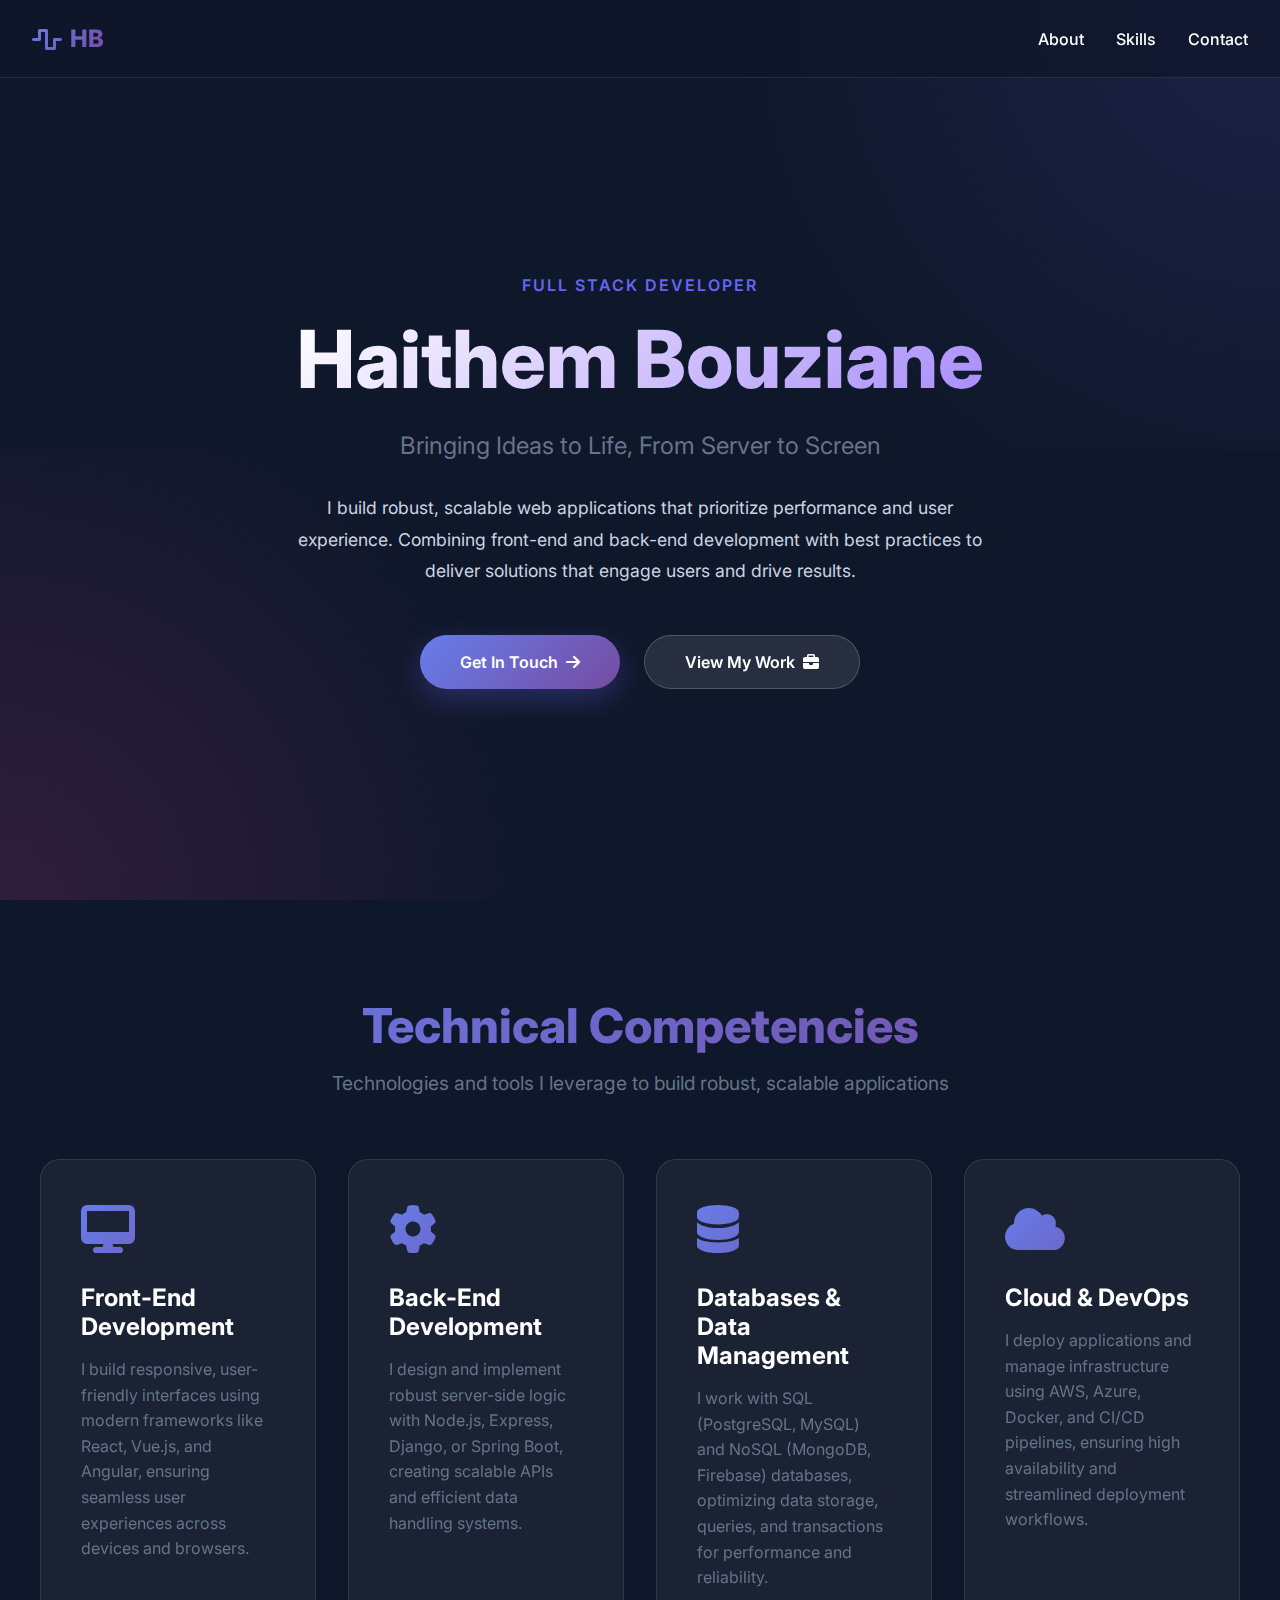
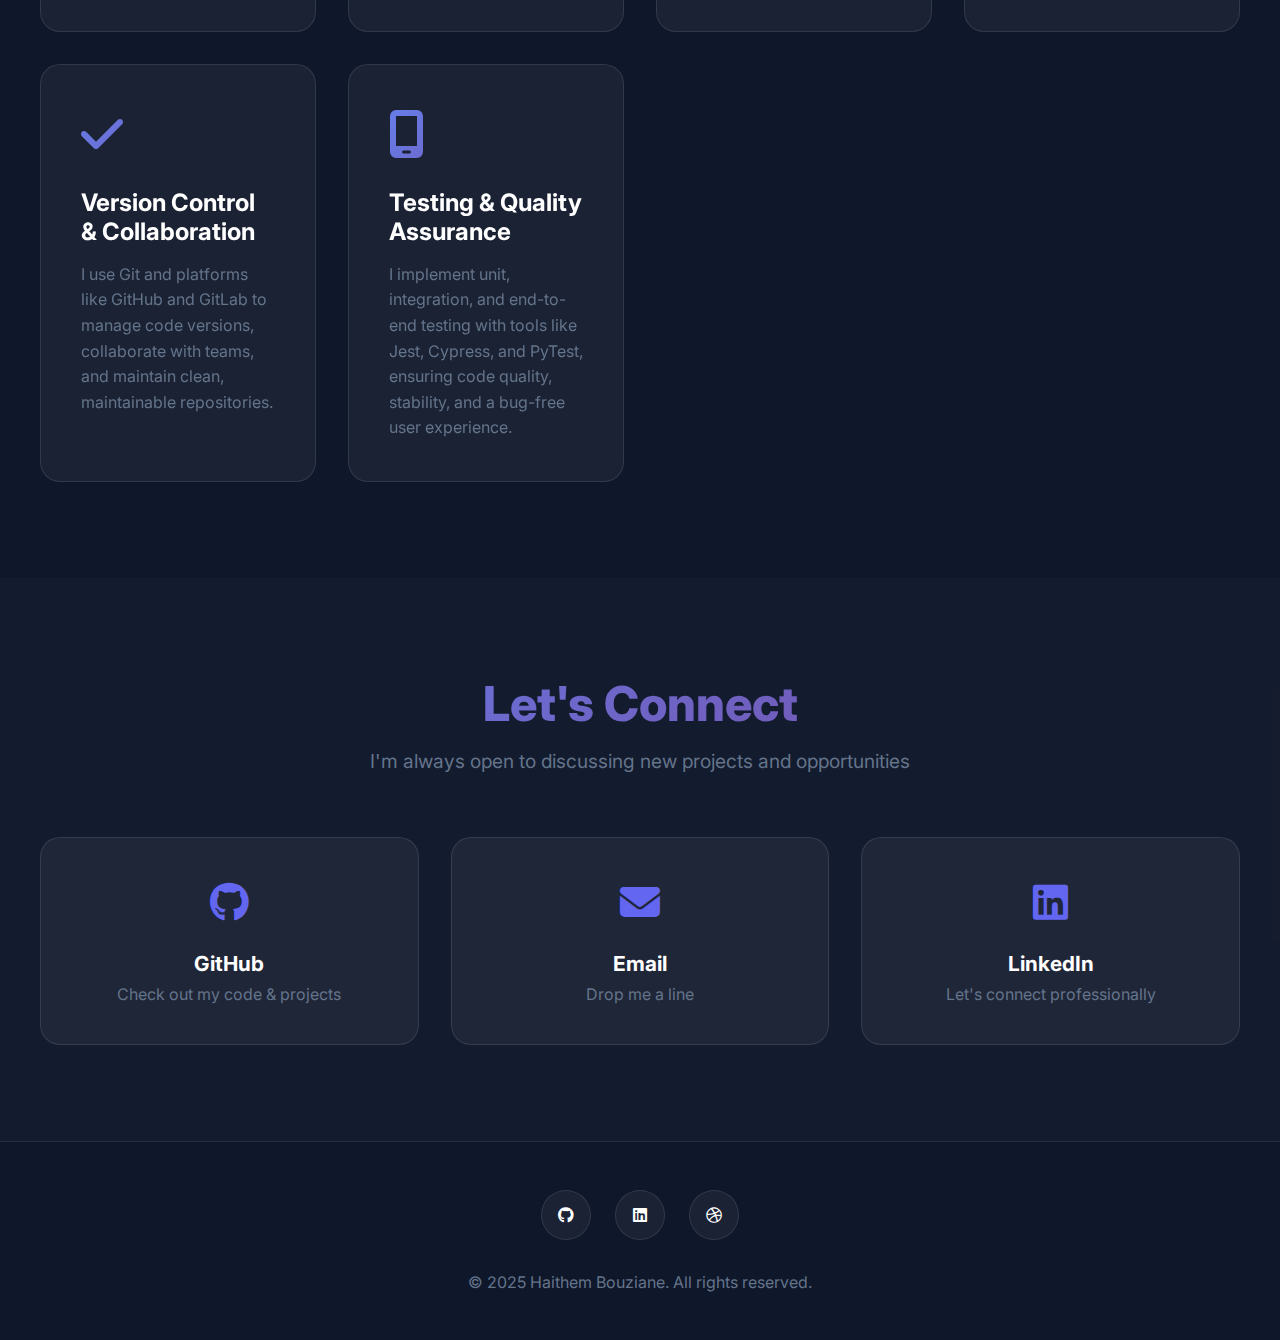
<file: haithem-bouziane.html>
<!doctype html>
<html lang="en">
<head>
  <meta charset="utf-8" />
  <meta name="viewport" content="width=device-width,initial-scale=1" />
  <title>Haithem Bouziane — Full stack Developer</title>
  <link rel="stylesheet" href="https://cdnjs.cloudflare.com/ajax/libs/font-awesome/6.4.0/css/all.min.css" />
  <link rel="stylesheet" href="haithem-bouziane.css" />
</head>
<body>
  <nav id="navbar">
    <div class="nav-container">
      <a href="#" class="nav-logo">
        <i class="fa-solid fa-wave-square"></i>
        <span>HB</span>
      </a>
      <ul class="nav-links">
        <li><a href="#about">About</a></li>
        <li><a href="#skills">Skills</a></li>
        <li><a href="#contact">Contact</a></li>
      </ul>
    </div>
  </nav>

  <section class="hero">
    <div class="hero-content">
      <div class="hero-subtitle">Full stack Developer</div>
      <h1>Haithem Bouziane</h1>
      <p class="hero-tagline">Bringing Ideas to Life, From Server to Screen</p>
      <p class="hero-description">
       I build robust, scalable web applications that prioritize performance and user experience. Combining front-end and back-end development with best practices to deliver solutions that engage users and drive results.
      </p>
      <div class="cta-buttons">
        <a href="#contact" class="btn btn-primary">
          <span>Get In Touch</span>
          <i class="fa-solid fa-arrow-right"></i>
        </a>
        <a href="#skills" class="btn btn-secondary">
          <span>View My Work</span>
          <i class="fa-solid fa-briefcase"></i>
        </a>
      </div>
    </div>
  </section>

  <section id="skills" class="skills-section">
    <div class="container">
      <h2 class="section-title">Technical Competencies</h2>
      <p class="section-subtitle">Technologies and tools I leverage to build robust, scalable applications</p>
      <div class="skills-grid">
        <div class="skill-card">
          <div class="skill-icon">
            <i class="fa-solid fa-desktop "></i>
          </div>
          <h3>Front-End Development</h3>
          <p>I build responsive, user-friendly interfaces using modern frameworks like React, Vue.js, and Angular, ensuring seamless user experiences across devices and browsers.</p>
        </div>
        
        <div class="skill-card">
          <div class="skill-icon">
                  <i class="fa-solid fa-gear "></i>

          </div>
          <h3>Back-End Development</h3>
          <p>I design and implement robust server-side logic with Node.js, Express, Django, or Spring Boot, creating scalable APIs and efficient data handling systems.</p>
        </div>
        
        <div class="skill-card">
          <div class="skill-icon">
                 <i class="fa-solid fa-database "></i>

          </div>
          <h3>Databases & Data Management</h3>
          <p>I work with SQL (PostgreSQL, MySQL) and NoSQL (MongoDB, Firebase) databases, optimizing data storage, queries, and transactions for performance and reliability.</p>
        </div>
        
        <div class="skill-card">
          <div class="skill-icon">
      <i class="fa-solid fa-cloud "></i>
          </div>
          <h3>Cloud & DevOps</h3>
          <p>I deploy applications and manage infrastructure using AWS, Azure, Docker, and CI/CD pipelines, ensuring high availability and streamlined deployment workflows.</p>
        </div>
        
        <div class="skill-card">
          <div class="skill-icon">
                 <i class="fa-solid fa-check "></i>

          </div>
          <h3>Version Control & Collaboration</h3>
          <p>I use Git and platforms like GitHub and GitLab to manage code versions, collaborate with teams, and maintain clean, maintainable repositories.</p>
        </div>
        
        <div class="skill-card">
          <div class="skill-icon">
            <i class="fa-solid fa-mobile-screen"></i>
          </div>
          <h3>Testing & Quality Assurance</h3>
          <p>I implement unit, integration, and end-to-end testing with tools like Jest, Cypress, and PyTest, ensuring code quality, stability, and a bug-free user experience.</p>
        </div>
      </div>
    </div>
  </section>

  <section id="contact" class="contact-section">
    <div class="container">
      <h2 class="section-title">Let's Connect</h2>
      <p class="section-subtitle">I'm always open to discussing new projects and opportunities</p>
      
      <div class="contact-grid">
        <a href="https://github.com/haithembouziane" class="contact-card" target="_blank" rel="noopener">
          <div class="contact-icon">
            <i class="fa-brands fa-github"></i>
          </div>
          <h3>GitHub</h3>
          <p>Check out my code & projects</p>
        </a>                         
        
        <a href="mailto:haithem.bouziane@ensia.edu.dz" class="contact-card">
          <div class="contact-icon">
            <i class="fa-solid fa-envelope"></i>
          </div>
          <h3>Email</h3>
          <p>Drop me a line</p>
        </a>
        
        <a href="https://www.linkedin.com/in/haithem-bouziane-4487982a2/" class="contact-card" target="_blank" rel="noopener">
          <div class="contact-icon">
            <i class="fa-brands fa-linkedin"></i>
          </div>
          <h3>LinkedIn</h3>
          <p>Let's connect professionally</p>
        </a>
      </div>
    </div>
  </section>

  <footer>
    <div class="social-links">
      <a href="https://github.com/haithembouziane" target="_blank" rel="noopener">
        <i class="fa-brands fa-github"></i>
      </a>
      <a href="https://www.linkedin.com/in/haithem-bouziane-4487982a2/" target="_blank" rel="noopener">
        <i class="fa-brands fa-linkedin"></i>
      </a>
      <a href="#" target="_blank" rel="noopener">
        <i class="fa-brands fa-dribbble"></i>
      </a>

    </div>
    <p>&copy; 2025 Haithem Bouziane. All rights reserved.</p>
  </footer>

  <script src="haithem-bouziane.js"></script>
</body>
</html>
</file>
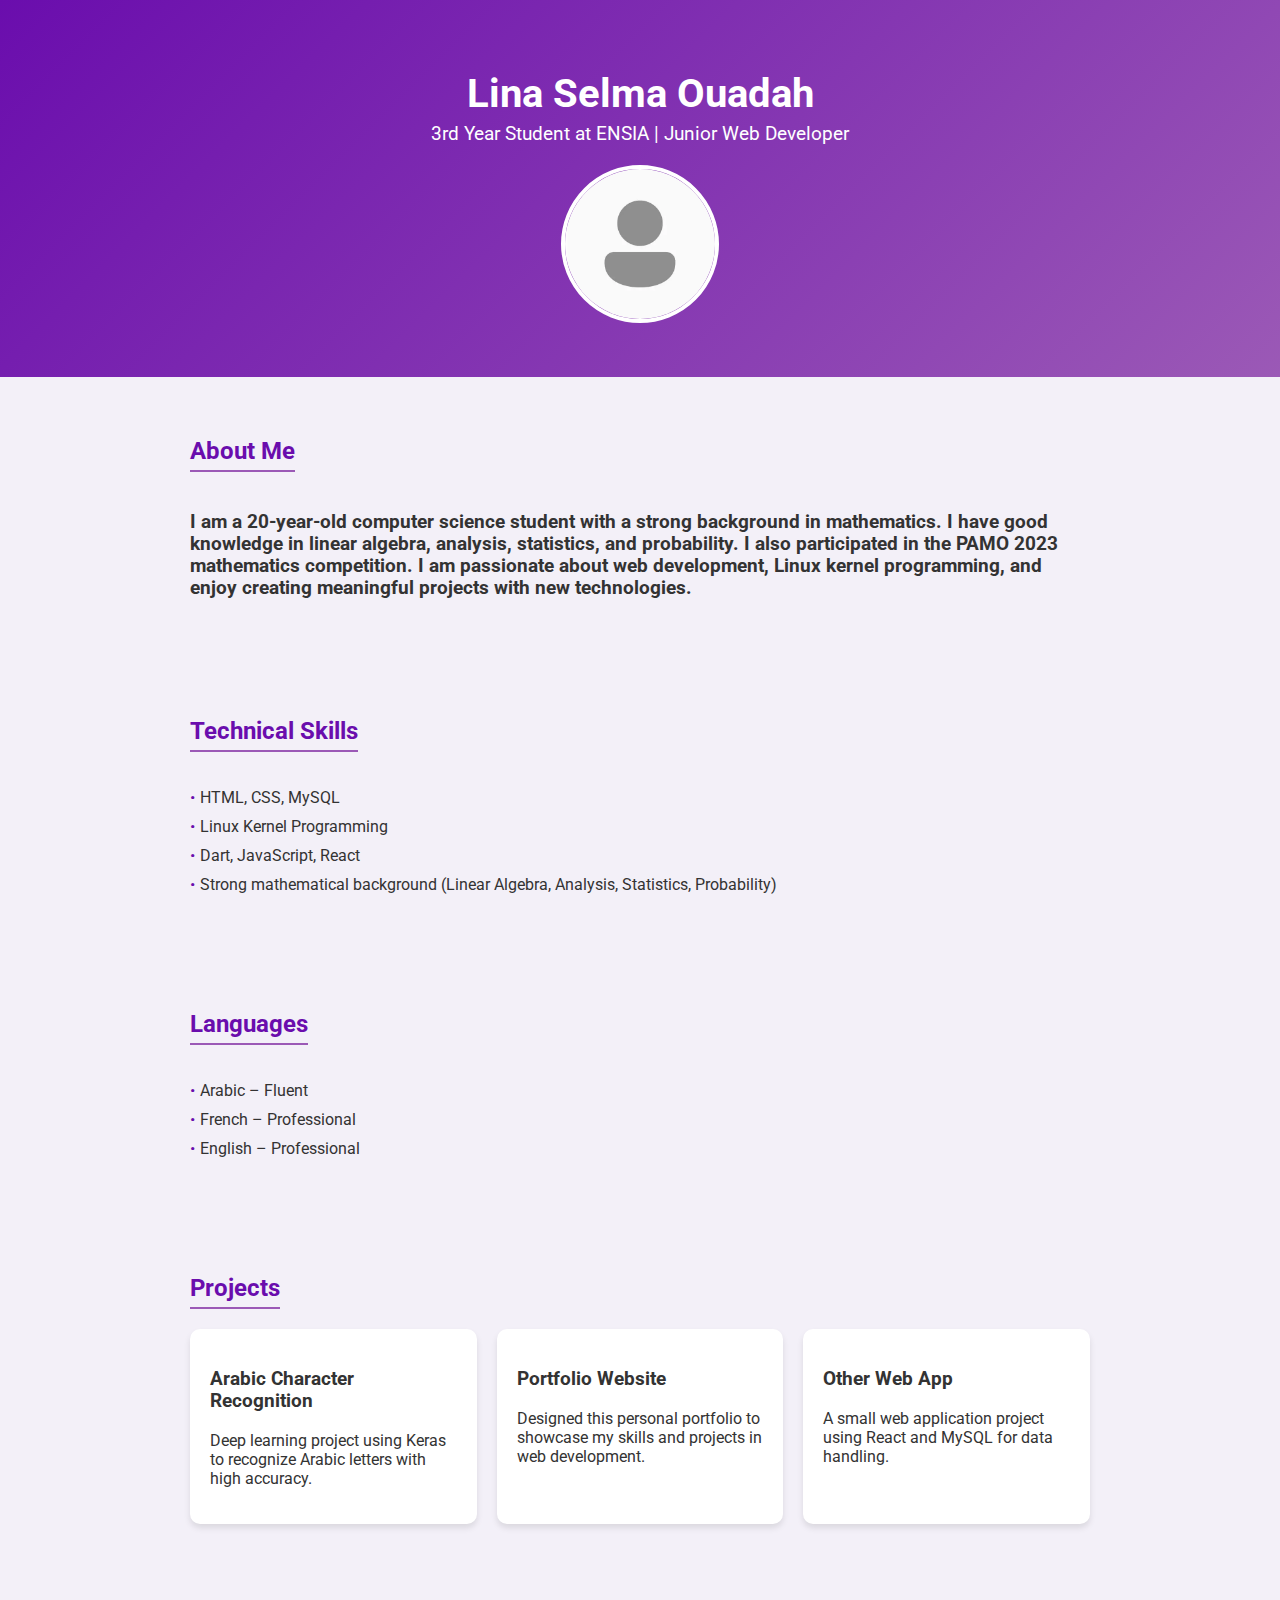
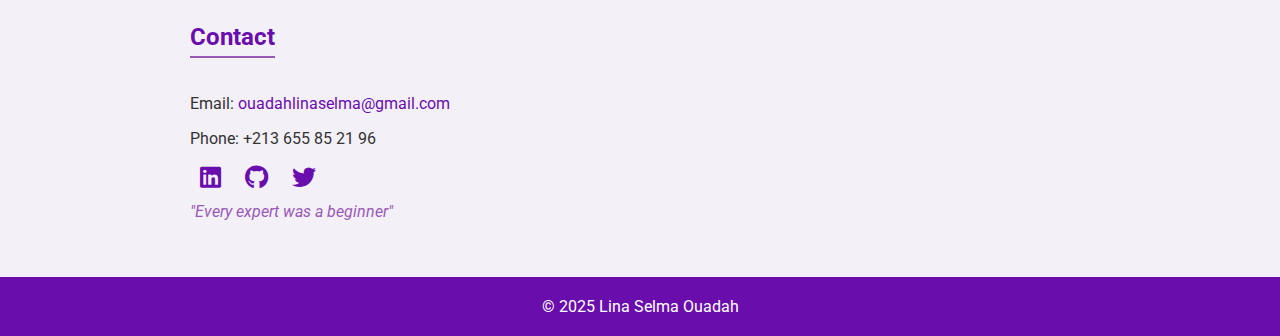
<file: home.html>
<!DOCTYPE html>
<html lang="en">
<head>
  <meta charset="UTF-8">
  <meta name="viewport" content="width=device-width, initial-scale=1.0">
  <title>Lina Selma Ouadah Portfolio</title>
  <style>
    body {
      font-family: 'Roboto', sans-serif;
      margin: 0;
      padding: 0;
      background-color: #f3f0f8;
      color: #333;
    }

    header {
      background: linear-gradient(135deg, #6a0dad, #9b59b6);
      color: white;
      text-align: center;
      padding: 50px 20px;
      position: relative;
    }

    header img {
      width: 150px;
      height: 150px;
      border-radius: 50%;
      border: 4px solid white;
      object-fit: cover;
      margin-top: 20px;
    }

    header h1 {
      margin: 20px 0 5px;
      font-size: 2.5em;
    }

    header p {
      margin: 0;
      font-size: 1.2em;
    }

    section {
      padding: 40px 20px;
      max-width: 900px;
      margin: auto;
    }


    h2 {
      color: #6a0dad;
      margin-bottom: 20px;
      border-bottom: 2px solid #9b59b6;
      display: inline-block;
      padding-bottom: 5px;
    }

    ul {
      list-style: none;
      padding: 0;
    }

    ul li {
      margin-bottom: 10px;
      padding-left: 10px;
      position: relative;
    }

    ul li::before {
      content: "•";
      color: #6a0dad;
      position: absolute;
      left: 0;
    }

    .projects {
      display: grid;
      grid-template-columns: repeat(auto-fit, minmax(250px, 1fr));
      gap: 20px;
    }

    .project-card {
      background: white;
      border-radius: 10px;
      box-shadow: 0 4px 6px rgba(0,0,0,0.1);
      padding: 20px;
      transition: transform 0.3s, box-shadow 0.3s;
    }

    .project-card:hover {
      transform: translateY(-5px);
      box-shadow: 0 8px 12px rgba(0,0,0,0.2);
    }

    .contact a {
      color: #6a0dad;
      text-decoration: none;
    }

    footer {
      text-align: center;
      padding: 20px;
      background-color: #6a0dad;
      color: white;
    }

    .quote {
      font-style: italic;
      color: #9b59b6;
      margin-top: 10px;
    }

    /* Social icons */
    .social a {
      margin: 0 10px;
      color: #6a0dad;
      font-size: 1.5em;
      text-decoration: none;
      transition: color 0.3s;
    }

    .social a:hover {
      color: #9b59b6;
    }
  </style>
  <link rel="stylesheet" href="https://cdnjs.cloudflare.com/ajax/libs/font-awesome/6.5.0/css/all.min.css"/>
  <link href="https://fonts.googleapis.com/css2?family=Roboto:wght@400;500;700&display=swap" rel="stylesheet">

</head>
<body>

  <header>
    <h1>Lina Selma Ouadah</h1>
    <p>3rd Year Student at ENSIA | Junior Web Developer</p>
    <img src="user.webp" alt="Lina Selma Ouadah">
  </header>

  <section>
    <h2>About Me</h2>
    <h3>
      I am a 20-year-old computer science student with a strong background in mathematics. 
      I have good knowledge in linear algebra, analysis, statistics, and probability. 
      I also participated in the PAMO 2023 mathematics competition.  
      I am passionate about web development, Linux kernel programming, and enjoy creating meaningful projects with new technologies.
    </h3>
  </section>

  <section>
    <h2>Technical Skills</h2>
    <ul>
      <li>HTML, CSS, MySQL</li>
      <li>Linux Kernel Programming</li>
      <li>Dart, JavaScript, React</li>
      <li>Strong mathematical background (Linear Algebra, Analysis, Statistics, Probability)</li>
    </ul>
  </section>

  <section>
    <h2>Languages</h2>
    <ul>
      <li>Arabic – Fluent</li>
      <li>French – Professional</li>
      <li>English – Professional</li>
    </ul>
  </section>

  <section>
    <h2>Projects</h2>
    <div class="projects">
      <div class="project-card">
        <h3>Arabic Character Recognition</h3>
        <p>Deep learning project using Keras to recognize Arabic letters with high accuracy.</p>
      </div>
      <div class="project-card">
        <h3>Portfolio Website</h3>
        <p>Designed this personal portfolio to showcase my skills and projects in web development.</p>
      </div>
      <div class="project-card">
        <h3>Other Web App</h3>
        <p>A small web application project using React and MySQL for data handling.</p>
      </div>
    </div>
  </section>

  <section class="contact">
    <h2>Contact</h2>
    <p>Email: <a href="mailto:ouadahlinaselma@gmail.com">ouadahlinaselma@gmail.com</a></p>
    <p>Phone: +213 655 85 21 96</p>
    <div class="social">
      <a href="https://www.linkedin.com/" target="_blank"><i class="fab fa-linkedin"></i></a>
      <a href="https://github.com/LinaOuadah" target="_blank"><i class="fab fa-github"></i></a>
      <a href="https://twitter.com/" target="_blank"><i class="fab fa-twitter"></i></a>
    </div>

    <p class="quote">"Every expert was a beginner"</p>
  </section>

  <footer>
    &copy; 2025 Lina Selma Ouadah
  </footer>

</body>
</html>
</file>
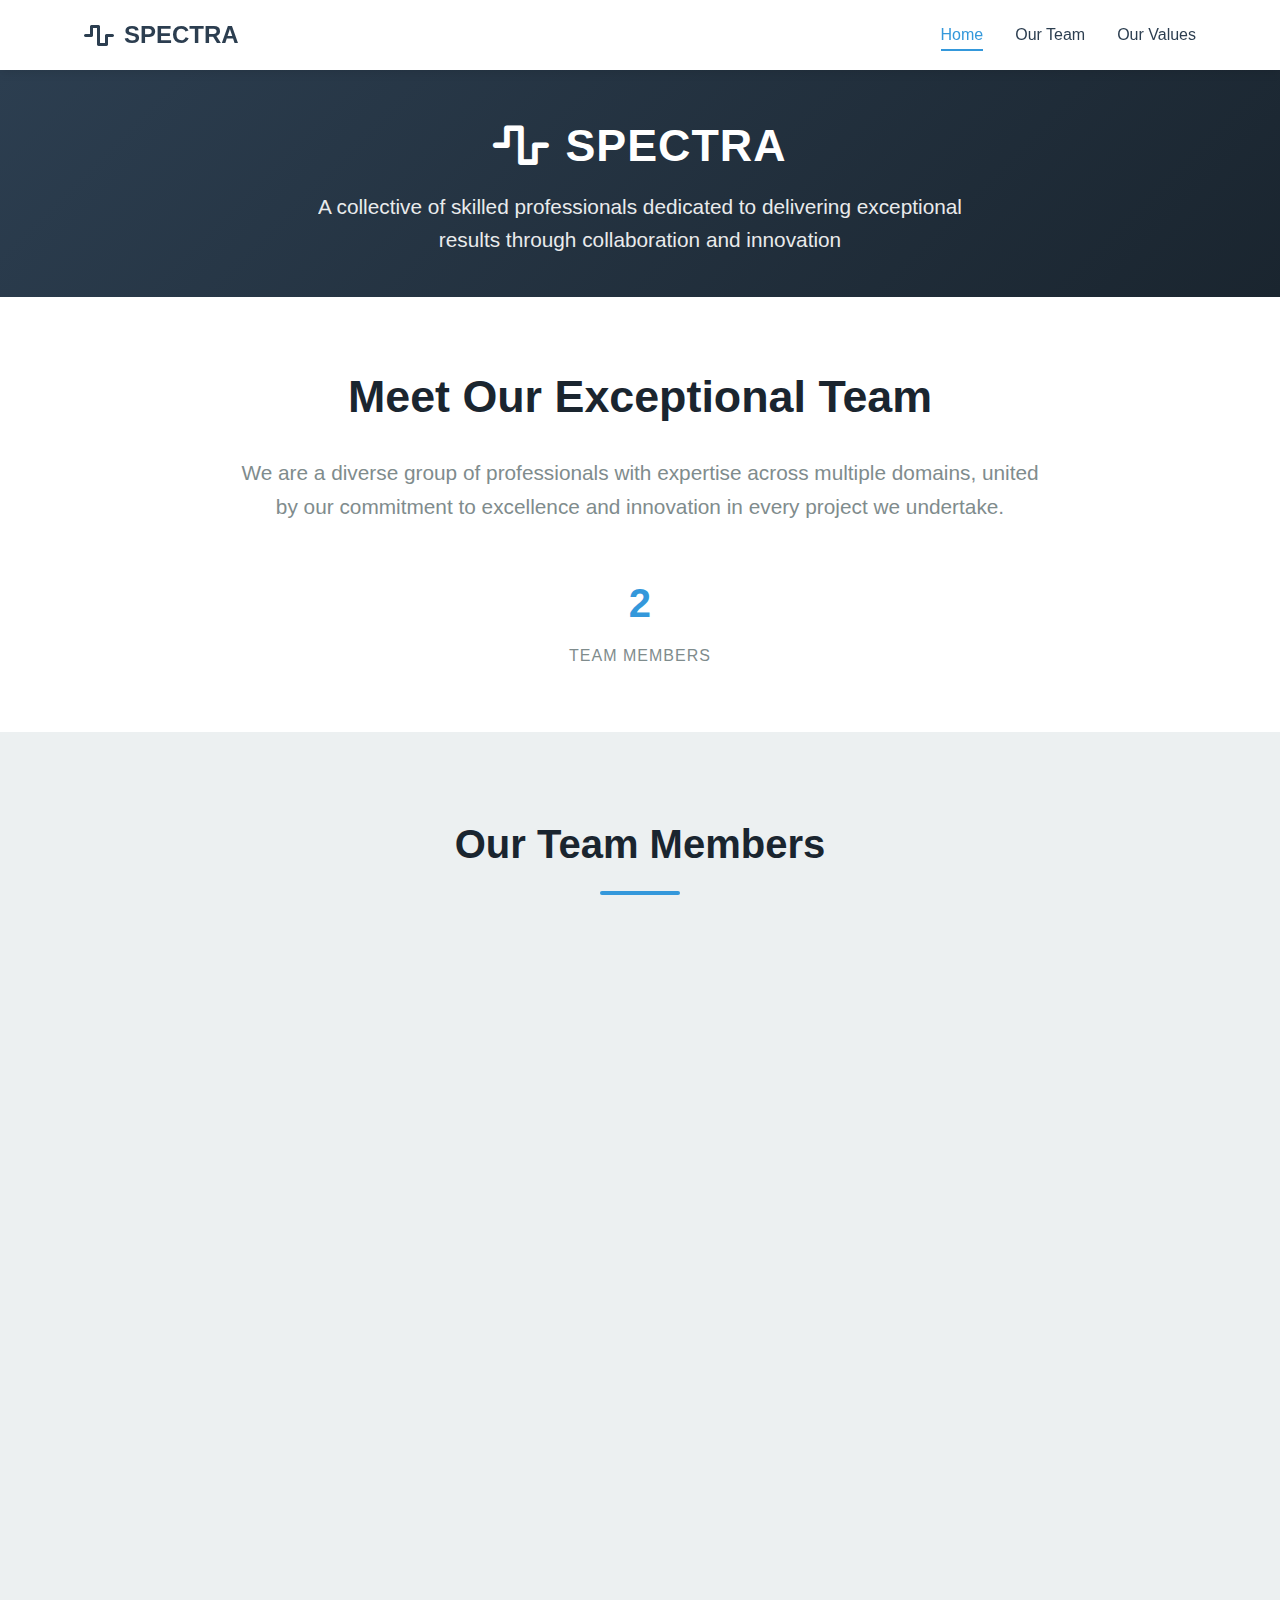
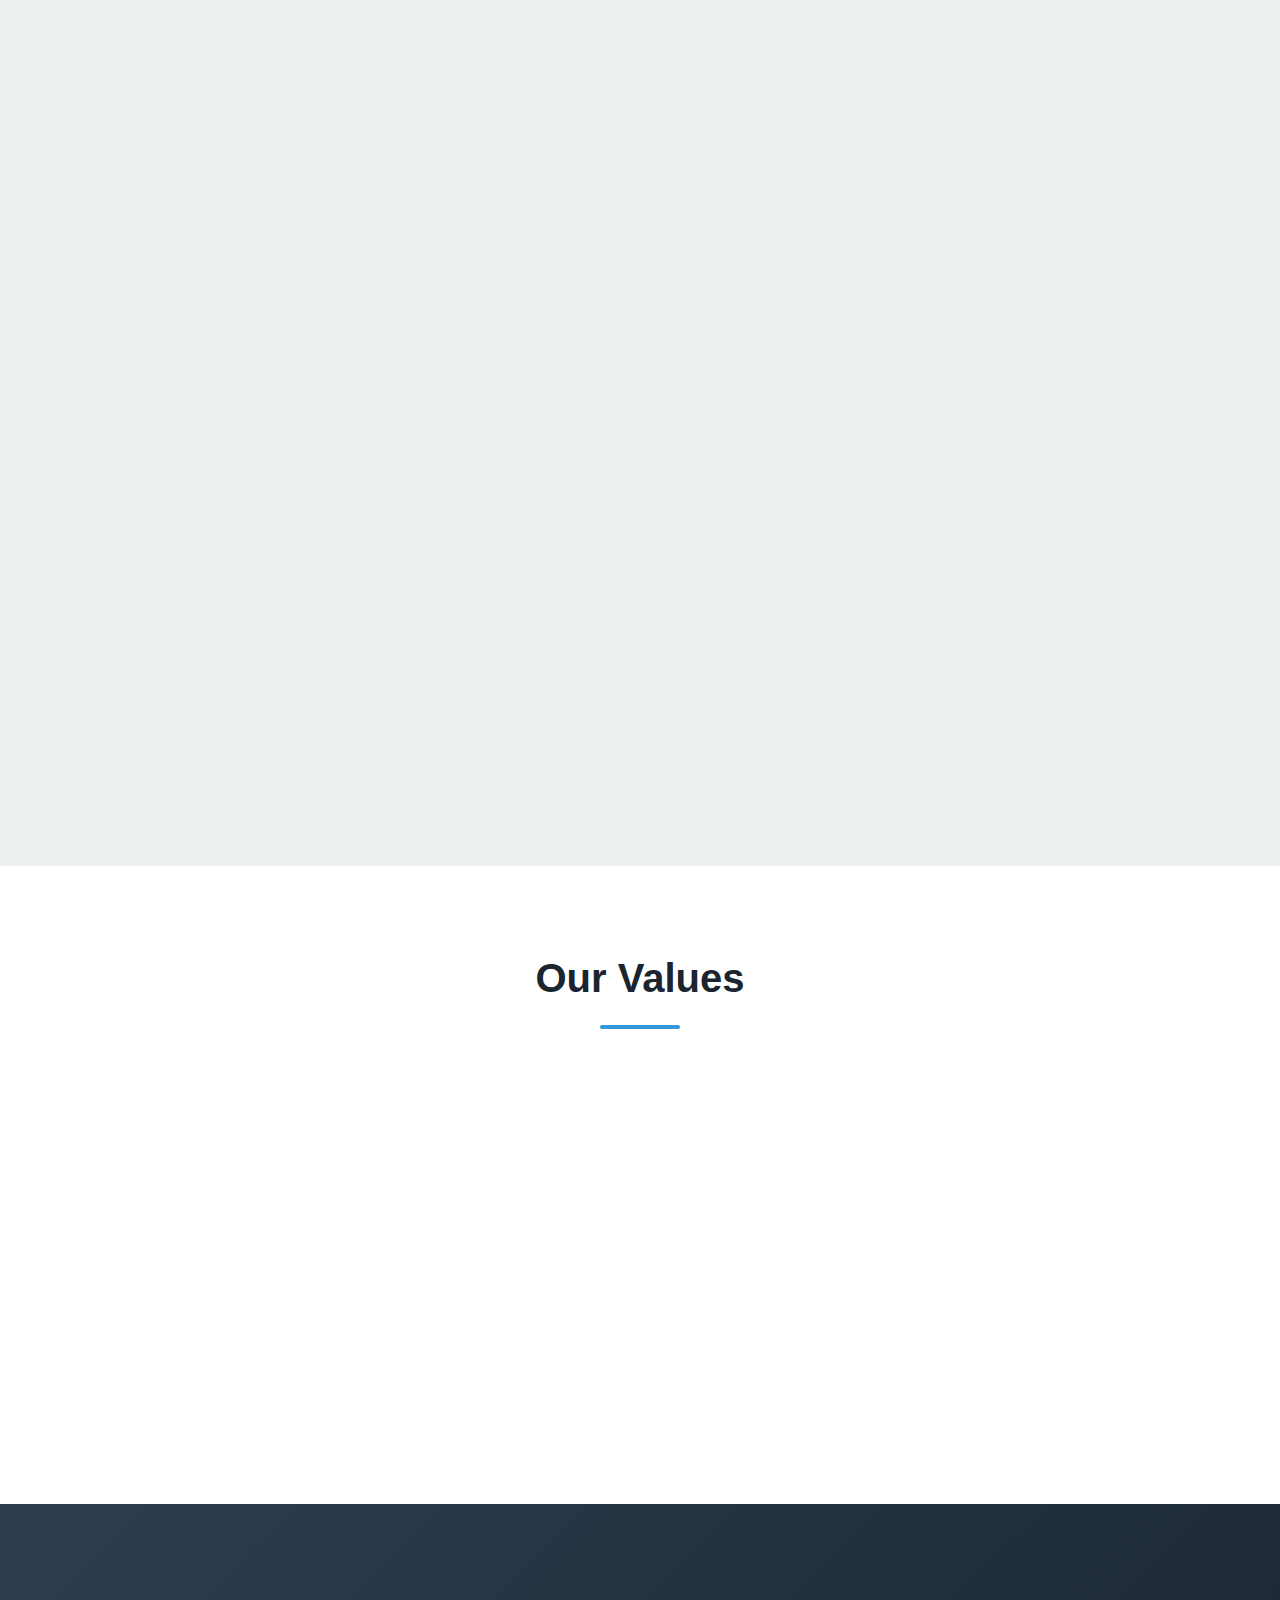
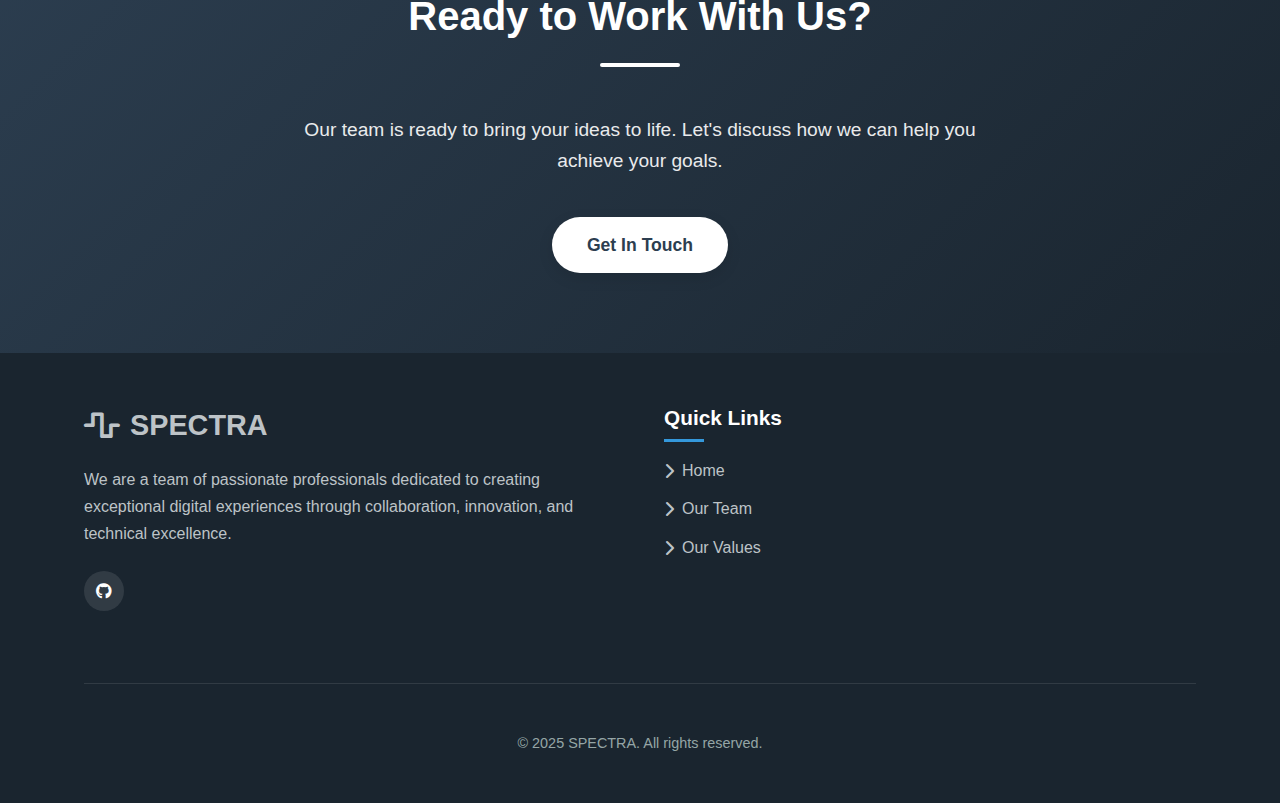
<file: index_page.html>
<!DOCTYPE html>
<html lang="en">
<head>
    <meta charset="UTF-8">
    <meta name="viewport" content="width=device-width, initial-scale=1.0">
    <title>Our Team | Professional Portfolio</title>
    <link rel="stylesheet" href="https://cdnjs.cloudflare.com/ajax/libs/font-awesome/6.4.0/css/all.min.css">
    <link rel="stylesheet" href="index_styles.css">
    <script src="index_script.js" defer></script>
</head>
<body>
    <!-- Navigation -->
    <nav id="navbar">
        <div class="container nav-container">
            <a href="#" class="nav-logo">
                <i class="fa-solid fa-wave-square"></i>
                <span>SPECTRA</span>
            </a>
            
            <button class="mobile-menu-btn" id="mobileMenuBtn">
                <i class="fas fa-bars"></i>
            </button>
            
            <ul class="nav-menu" id="navMenu">
                <li><a href="#home" class="nav-link active">Home</a></li>
                <li><a href="#team" class="nav-link">Our Team</a></li>
                <li><a href="#values" class="nav-link">Our Values</a></li>
            </ul>
        </div>
    </nav>

    <!-- Header -->
    <header id="home">
        <div class="container">
            <div class="logo">
                <i class="fa-solid fa-wave-square"></i>
                <span>SPECTRA</span>
            </div>
            <p class="tagline">A collective of skilled professionals dedicated to delivering exceptional results through collaboration and innovation</p>
        </div>
    </header>

    <!-- Hero Section -->
    <section class="hero">
        <div class="container">
            <h1>Meet Our Exceptional Team</h1>
            <p>We are a diverse group of professionals with expertise across multiple domains, united by our commitment to excellence and innovation in every project we undertake.</p>
            
            <div class="stats">
                <div class="stat-item">
                    <div class="stat-number">5</div>
                    <div class="stat-label">Team Members</div>
                </div>
            </div>
        </div>
    </section>

    <!-- Team Section -->
    <section id="team" class="team-section">
        <div class="container">
            <h2 class="section-title">Our Team Members</h2>
            <div class="team-grid">
                <!-- Team Member 1 -->
                <div class="team-member">
                    <div class="member-image">
                        <div class="placeholder-icon">
                            <i class="fas fa-user-tie"></i>
                        </div>
                    </div>
                    <div class="member-info">
                        <h3 class="member-name">OTSMANE Mustapha</h3>
                        <p class="member-role">Project Manager & Team Lead</p>
                        <p class="member-bio">Alex leads our projects with precision and ensures timely delivery while maintaining the highest quality standards.</p>
                        <div class="member-skills">
                            <span class="skill-tag">Leadership</span>
                            <span class="skill-tag">Agile</span>
                            <span class="skill-tag">Strategy</span>
                        </div>
                        <a href="alex-portfolio.html" class="member-link">View Portfolio</a>
                    </div>
                </div>
                
                <!-- Team Member 2 -->
                <div class="team-member">
                    <div class="member-image">
                        <div class="placeholder-icon">
                            <i class="fas fa-palette"></i>
                        </div>
                    </div>
                    <div class="member-info">
                        <h3 class="member-name">BOUZIANE Haithem</h3>
                        <p class="member-role">UX/UI Designer</p>
                        <p class="member-bio">Sarah creates intuitive and beautiful user experiences that delight users and drive business results.</p>
                        <div class="member-skills">
                            <span class="skill-tag">Figma</span>
                            <span class="skill-tag">User Research</span>
                            <span class="skill-tag">Prototyping</span>
                        </div>
                        <a href="sarah-portfolio.html" class="member-link">View Portfolio</a>
                    </div>
                </div>
                
                <!-- Team Member 3 -->
                <div class="team-member">
                    <div class="member-image">
                        <div class="placeholder-icon">
                            <i class="fas fa-code"></i>
                        </div>
                    </div>
                    <div class="member-info">
                        <h3 class="member-name">MEZROUH Iname</h3>
                        <p class="member-role">Frontend Developer</p>
                        <p class="member-bio">Michael  transforms designs into responsive, accessible, and performant web applications.</p>
                        <div class="member-skills">
                            <span class="skill-tag">JavaScript</span>
                            <span class="skill-tag">React</span>
                            <span class="skill-tag">CSS</span>
                        </div>
                        <a href="iname_prfl.html" class="member-link">View Portfolio</a>
                    </div>
                </div>
                
                <!-- Team Member 4 -->
                <div class="team-member">
                    <div class="member-image">
                        <div class="placeholder-icon">
                            <i class="fas fa-server"></i>
                        </div>
                    </div>
                    <div class="member-info">
                        <h3 class="member-name">ALI HAMZA Amina</h3>
                        <p class="member-role">Backend Developer</p>
                        <p class="member-bio">Emily builds robust and scalable server-side systems that power our applications.</p>
                        <div class="member-skills">
                            <span class="skill-tag">Node.js</span>
                            <span class="skill-tag">Python</span>
                            <span class="skill-tag">Database Design</span>
                        </div>
                        <a href="emily-portfolio.html" class="member-link">View Portfolio</a>
                    </div>
                </div>
                
                <!-- Team Member 5 -->
                <div class="team-member">
                    <div class="member-image">
                        <div class="placeholder-icon">
                            <i class="fas fa-chart-bar"></i>
                        </div>
                    </div>
                    <div class="member-info">
                        <h3 class="member-name">OUADAH Selma Lina</h3>
                        <p class="member-role">Data Analyst</p>
                        <p class="member-bio">David turns complex data into actionable insights that drive our strategic decisions.</p>
                        <div class="member-skills">
                            <span class="skill-tag">SQL</span>
                            <span class="skill-tag">Python</span>
                            <span class="skill-tag">Data Visualization</span>
                        </div>
                        <a href="david-portfolio.html" class="member-link">View Portfolio</a>
                    </div>
                </div>
            </div>
        </div>
    </section>

    <!-- Values Section -->
    <section id="values" class="values-section">
        <div class="container">
            <h2 class="section-title">Our Values</h2>
            <div class="values-grid">
                <div class="value-card">
                    <div class="value-icon">
                        <i class="fas fa-lightbulb"></i>
                    </div>
                    <h3 class="value-title">Innovation</h3>
                    <p class="value-description">We constantly explore new ideas and approaches to deliver cutting-edge solutions that exceed expectations.</p>
                </div>
                <div class="value-card">
                    <div class="value-icon">
                        <i class="fas fa-handshake"></i>
                    </div>
                    <h3 class="value-title">Collaboration</h3>
                    <p class="value-description">We believe in the power of teamwork and open communication to achieve the best possible outcomes.</p>
                </div>
                <div class="value-card">
                    <div class="value-icon">
                        <i class="fas fa-bullseye"></i>
                    </div>
                    <h3 class="value-title">Excellence</h3>
                    <p class="value-description">We are committed to delivering the highest quality work in every project, paying attention to every detail.</p>
                </div>
                <div class="value-card">
                    <div class="value-icon">
                        <i class="fas fa-heart"></i>
                    </div>
                    <h3 class="value-title">Passion</h3>
                    <p class="value-description">We genuinely love what we do, and that passion drives us to create exceptional experiences for our clients.</p>
                </div>
            </div>
        </div>
    </section>

    <!-- CTA Section -->
    <section class="cta-section">
        <div class="container">
            <h2 class="section-title">Ready to Work With Us?</h2>
            <div class="cta-content">
                <p>Our team is ready to bring your ideas to life. Let's discuss how we can help you achieve your goals.</p>
                <a href="contact.html" class="cta-button">Get In Touch</a>
            </div>
        </div>
    </section>

    <!-- Footer -->
    <footer>
        <div class="container">
            <div class="footer-content">
                <div class="footer-about">
                    <div class="footer-logo">
                        <i class="fa-solid fa-wave-square"></i>
                        <span>SPECTRA</span>
                    </div>
                    <p class="footer-about">We are a team of passionate professionals dedicated to creating exceptional digital experiences through collaboration, innovation, and technical excellence.</p>
                    <div class="social-links">
                        <a href="https://github.com/mustafaots/G5-team4-portfolio-project" class="social-link">
                            <i class="fab fa-github"></i>
                        </a>
                    </div>
                </div>
                
                <div class="footer-links-container">
                    <h3 class="footer-heading">Quick Links</h3>
                    <ul class="footer-links">
                        <li><a href="#home"><i class="fas fa-chevron-right"></i> Home</a></li>
                        <li><a href="#team"><i class="fas fa-chevron-right"></i> Our Team</a></li>
                        <li><a href="#values"><i class="fas fa-chevron-right"></i> Our Values</a></li>
                    </ul>
                </div>
            </div>
            
            <div class="copyright">
                &copy; 2025 SPECTRA. All rights reserved.
            </div>
        </div>
    </footer>

</body>
</html>
</file>
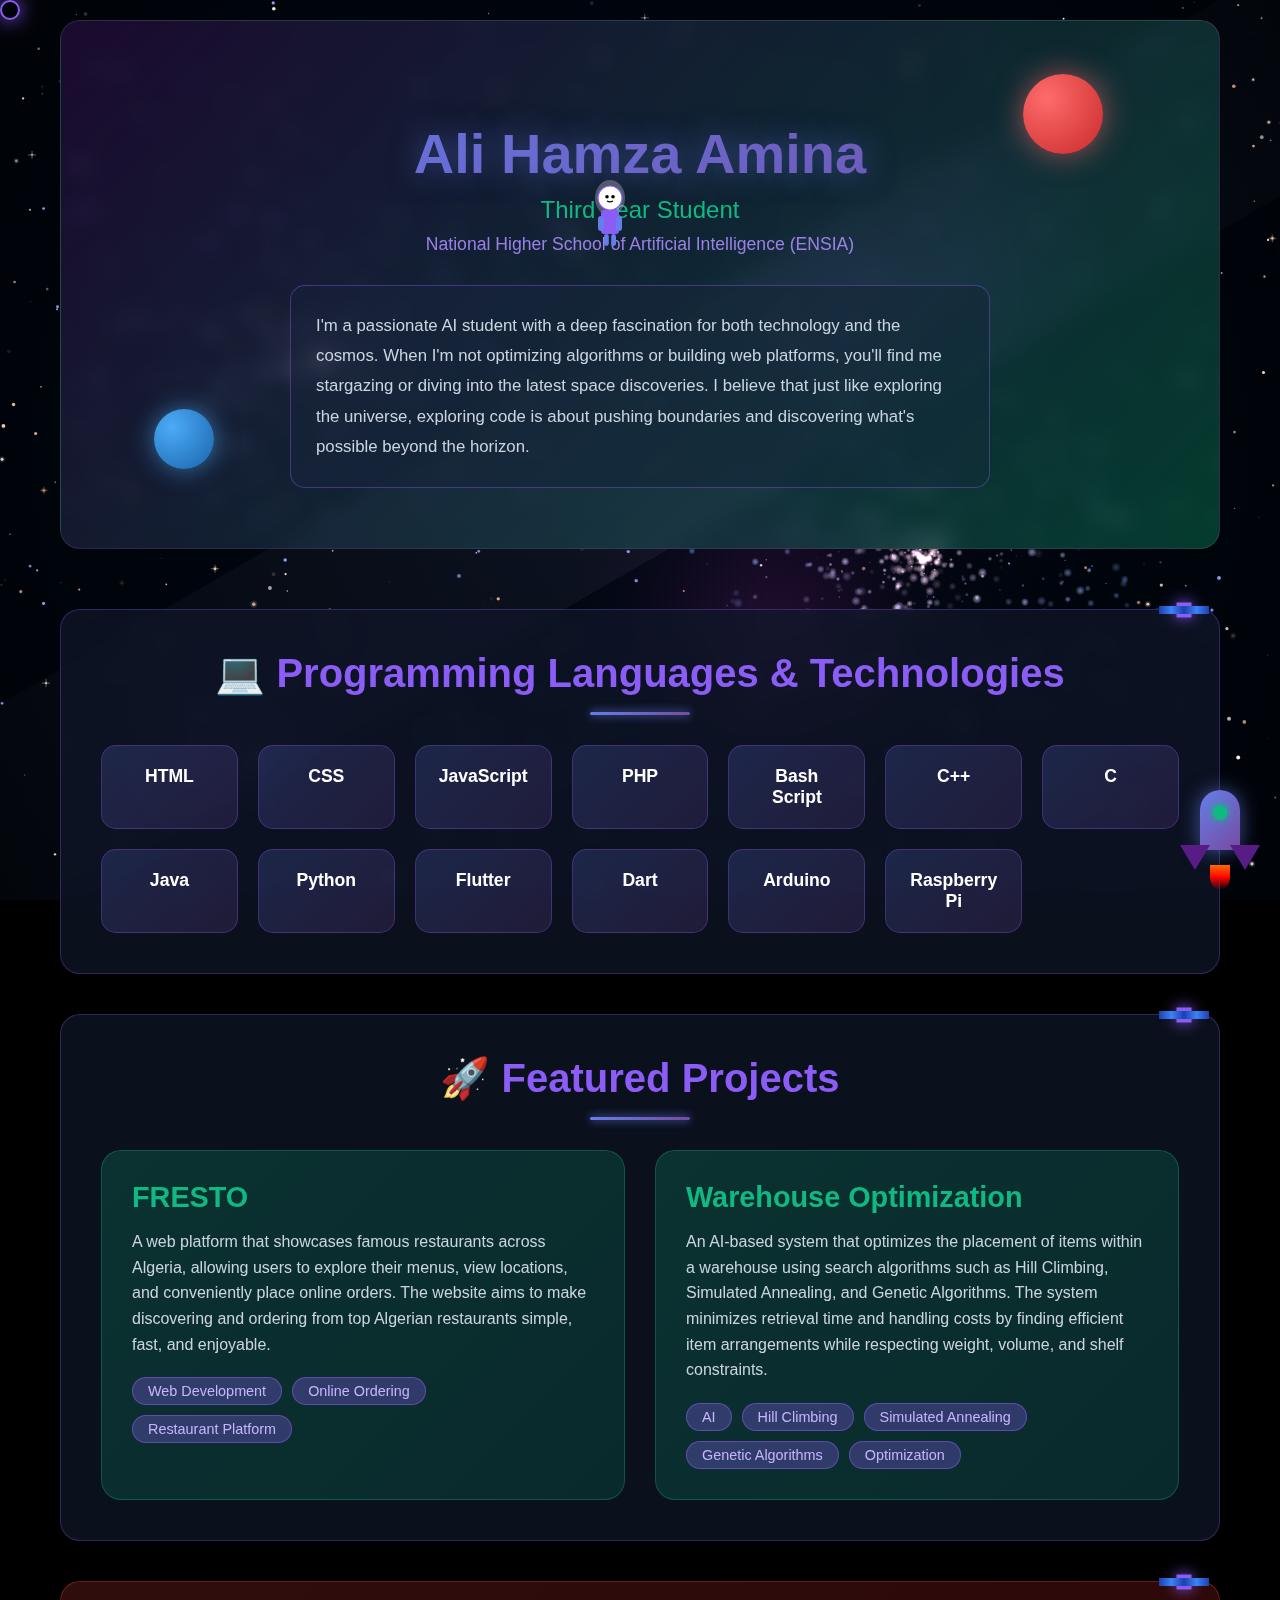
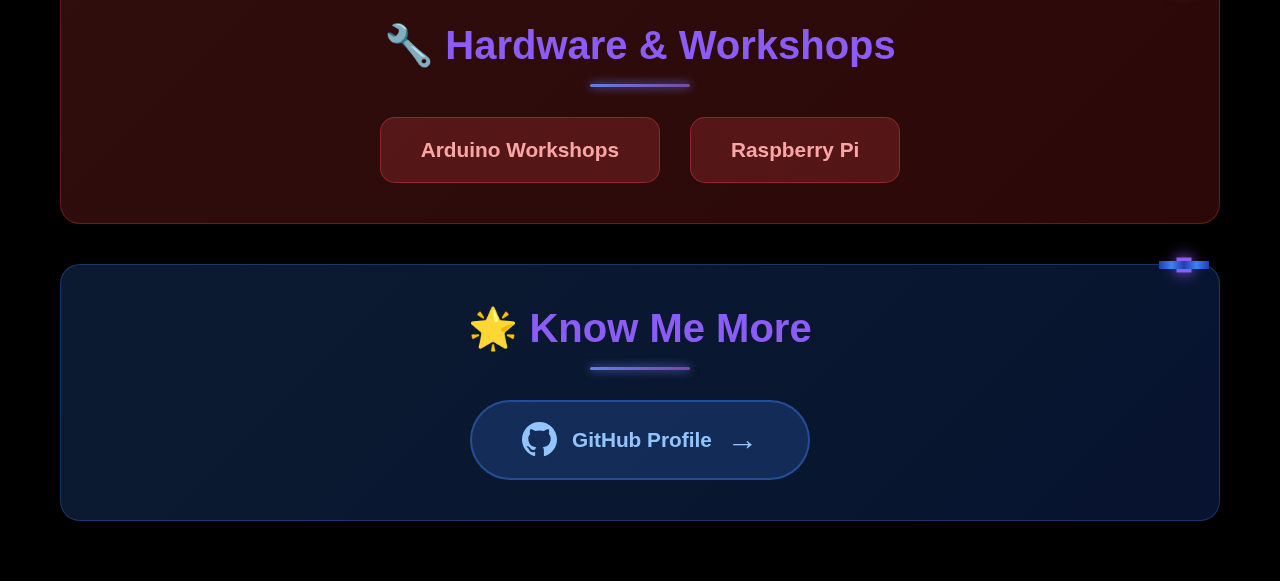
<file: amina-ali-hamza/Amina-ALI-HAMZA.html>
<!DOCTYPE html>
<html lang="en">
<head>
    <meta charset="UTF-8">
    <meta name="viewport" content="width=device-width, initial-scale=1.0">
    <title>Ali Hamza Amina - Space Portfolio</title>
    <link rel="stylesheet" href="Amina-ALI-HAMZA_styles.css">
    <script src="Amina-ALI-HAMZA_script.js" defer></script>
</head>
<body>
    <div class="custom-cursor"></div>
    <canvas id="stars-canvas"></canvas>
    
    <div class="astronaut">
        <svg viewBox="0 0 100 120" xmlns="http://www.w3.org/2000/svg">
            <ellipse cx="50" cy="30" rx="25" ry="30" fill="#e0e0e0" opacity="0.3"/>
            <circle cx="50" cy="30" r="20" fill="#fff" stroke="#8b5cf6" stroke-width="2"/>
            <circle cx="45" cy="28" r="3" fill="#000"/>
            <circle cx="55" cy="28" r="3" fill="#000"/>
            <path d="M 45 35 Q 50 38 55 35" stroke="#000" stroke-width="2" fill="none"/>
            <rect x="35" y="50" width="30" height="40" rx="5" fill="#8b5cf6"/>
            <rect x="30" y="60" width="10" height="25" rx="5" fill="#667eea"/>
            <rect x="60" y="60" width="10" height="25" rx="5" fill="#667eea"/>
            <rect x="40" y="90" width="8" height="20" rx="4" fill="#667eea"/>
            <rect x="52" y="90" width="8" height="20" rx="4" fill="#667eea"/>
        </svg>
    </div>

    <div class="rocket" onclick="scrollToTop()">
        <div class="rocket-body">
            <div class="rocket-window"></div>
        </div>
        <div class="rocket-fin left"></div>
        <div class="rocket-fin right"></div>
        <div class="rocket-flame"></div>
    </div>
    
    <div class="container">
        <header class="floating">
            <div class="planet planet1"></div>
            <div class="planet planet2"></div>
            <h1>Ali Hamza Amina</h1>
            <p class="subtitle">Third Year Student</p>
            <p class="school">National Higher School of Artificial Intelligence (ENSIA)</p>
            <div class="bio">
                <p>I'm a passionate AI student with a deep fascination for both technology and the cosmos. When I'm not optimizing algorithms or building web platforms, you'll find me stargazing or diving into the latest space discoveries. I believe that just like exploring the universe, exploring code is about pushing boundaries and discovering what's possible beyond the horizon.</p>
            </div>
        </header>

        <section>
            <div class="satellite">
                <div class="satellite-body"></div>
                <div class="satellite-panel left"></div>
                <div class="satellite-panel right"></div>
            </div>
            <h2>💻 Programming Languages & Technologies</h2>
            <div class="skills-grid">
                <div class="skill-card"><div class="skill-name">HTML</div></div>
                <div class="skill-card"><div class="skill-name">CSS</div></div>
                <div class="skill-card"><div class="skill-name">JavaScript</div></div>
                <div class="skill-card"><div class="skill-name">PHP</div></div>
                <div class="skill-card"><div class="skill-name">Bash Script</div></div>
                <div class="skill-card"><div class="skill-name">C++</div></div>
                <div class="skill-card"><div class="skill-name">C</div></div>
                <div class="skill-card"><div class="skill-name">Java</div></div>
                <div class="skill-card"><div class="skill-name">Python</div></div>
                <div class="skill-card"><div class="skill-name">Flutter</div></div>
                <div class="skill-card"><div class="skill-name">Dart</div></div>
                <div class="skill-card"><div class="skill-name">Arduino</div></div>
                <div class="skill-card"><div class="skill-name">Raspberry Pi</div></div>
            </div>
        </section>

        <section>
            <div class="satellite">
                <div class="satellite-body"></div>
                <div class="satellite-panel left"></div>
                <div class="satellite-panel right"></div>
            </div>
            <h2>🚀 Featured Projects</h2>
            <div class="projects-container">
                <div class="project-card">
                    <div class="project-title">FRESTO</div>
                    <div class="project-description">
                        A web platform that showcases famous restaurants across Algeria, allowing users to explore their menus, view locations, and conveniently place online orders. The website aims to make discovering and ordering from top Algerian restaurants simple, fast, and enjoyable.
                    </div>
                    <div class="project-tech">
                        <span class="tech-tag">Web Development</span>
                        <span class="tech-tag">Online Ordering</span>
                        <span class="tech-tag">Restaurant Platform</span>
                    </div>
                </div>

                <div class="project-card">
                    <div class="project-title">Warehouse Optimization</div>
                    <div class="project-description">
                        An AI-based system that optimizes the placement of items within a warehouse using search algorithms such as Hill Climbing, Simulated Annealing, and Genetic Algorithms. The system minimizes retrieval time and handling costs by finding efficient item arrangements while respecting weight, volume, and shelf constraints.
                    </div>
                    <div class="project-tech">
                        <span class="tech-tag">AI</span>
                        <span class="tech-tag">Hill Climbing</span>
                        <span class="tech-tag">Simulated Annealing</span>
                        <span class="tech-tag">Genetic Algorithms</span>
                        <span class="tech-tag">Optimization</span>
                    </div>
                </div>
            </div>
        </section>

        <section class="workshop-section">
            <div class="satellite">
                <div class="satellite-body"></div>
                <div class="satellite-panel left"></div>
                <div class="satellite-panel right"></div>
            </div>
            <h2>🔧 Hardware & Workshops</h2>
            <div class="workshop-content">
                <div class="workshop-item">Arduino Workshops</div>
                <div class="workshop-item">Raspberry Pi</div>
            </div>
        </section>

        <section class="contact-section">
            <div class="satellite">
                <div class="satellite-body"></div>
                <div class="satellite-panel left"></div>
                <div class="satellite-panel right"></div>
            </div>
            <h2>🌟 Know Me More</h2>
            <div class="contact-content">
                <div class="contact-link" onclick="window.open('https://github.com/aminaalihamza', '_blank')">
                    <svg class="github-icon" viewBox="0 0 24 24" fill="currentColor">
                        <path d="M12 0c-6.626 0-12 5.373-12 12 0 5.302 3.438 9.8 8.207 11.387.599.111.793-.261.793-.577v-2.234c-3.338.726-4.033-1.416-4.033-1.416-.546-1.387-1.333-1.756-1.333-1.756-1.089-.745.083-.729.083-.729 1.205.084 1.839 1.237 1.839 1.237 1.07 1.834 2.807 1.304 3.492.997.107-.775.418-1.305.762-1.604-2.665-.305-5.467-1.334-5.467-5.931 0-1.311.469-2.381 1.236-3.221-.124-.303-.535-1.524.117-3.176 0 0 1.008-.322 3.301 1.23.957-.266 1.983-.399 3.003-.404 1.02.005 2.047.138 3.006.404 2.291-1.552 3.297-1.23 3.297-1.23.653 1.653.242 2.874.118 3.176.77.84 1.235 1.911 1.235 3.221 0 4.609-2.807 5.624-5.479 5.921.43.372.823 1.102.823 2.222v3.293c0 .319.192.694.801.576 4.765-1.589 8.199-6.086 8.199-11.386 0-6.627-5.373-12-12-12z"/>
                    </svg>
                    <span>GitHub Profile</span>
                    <span class="link-arrow">→</span>
                </div>
            </div>
        </section>
    </div>
</body>
</html>
</file>
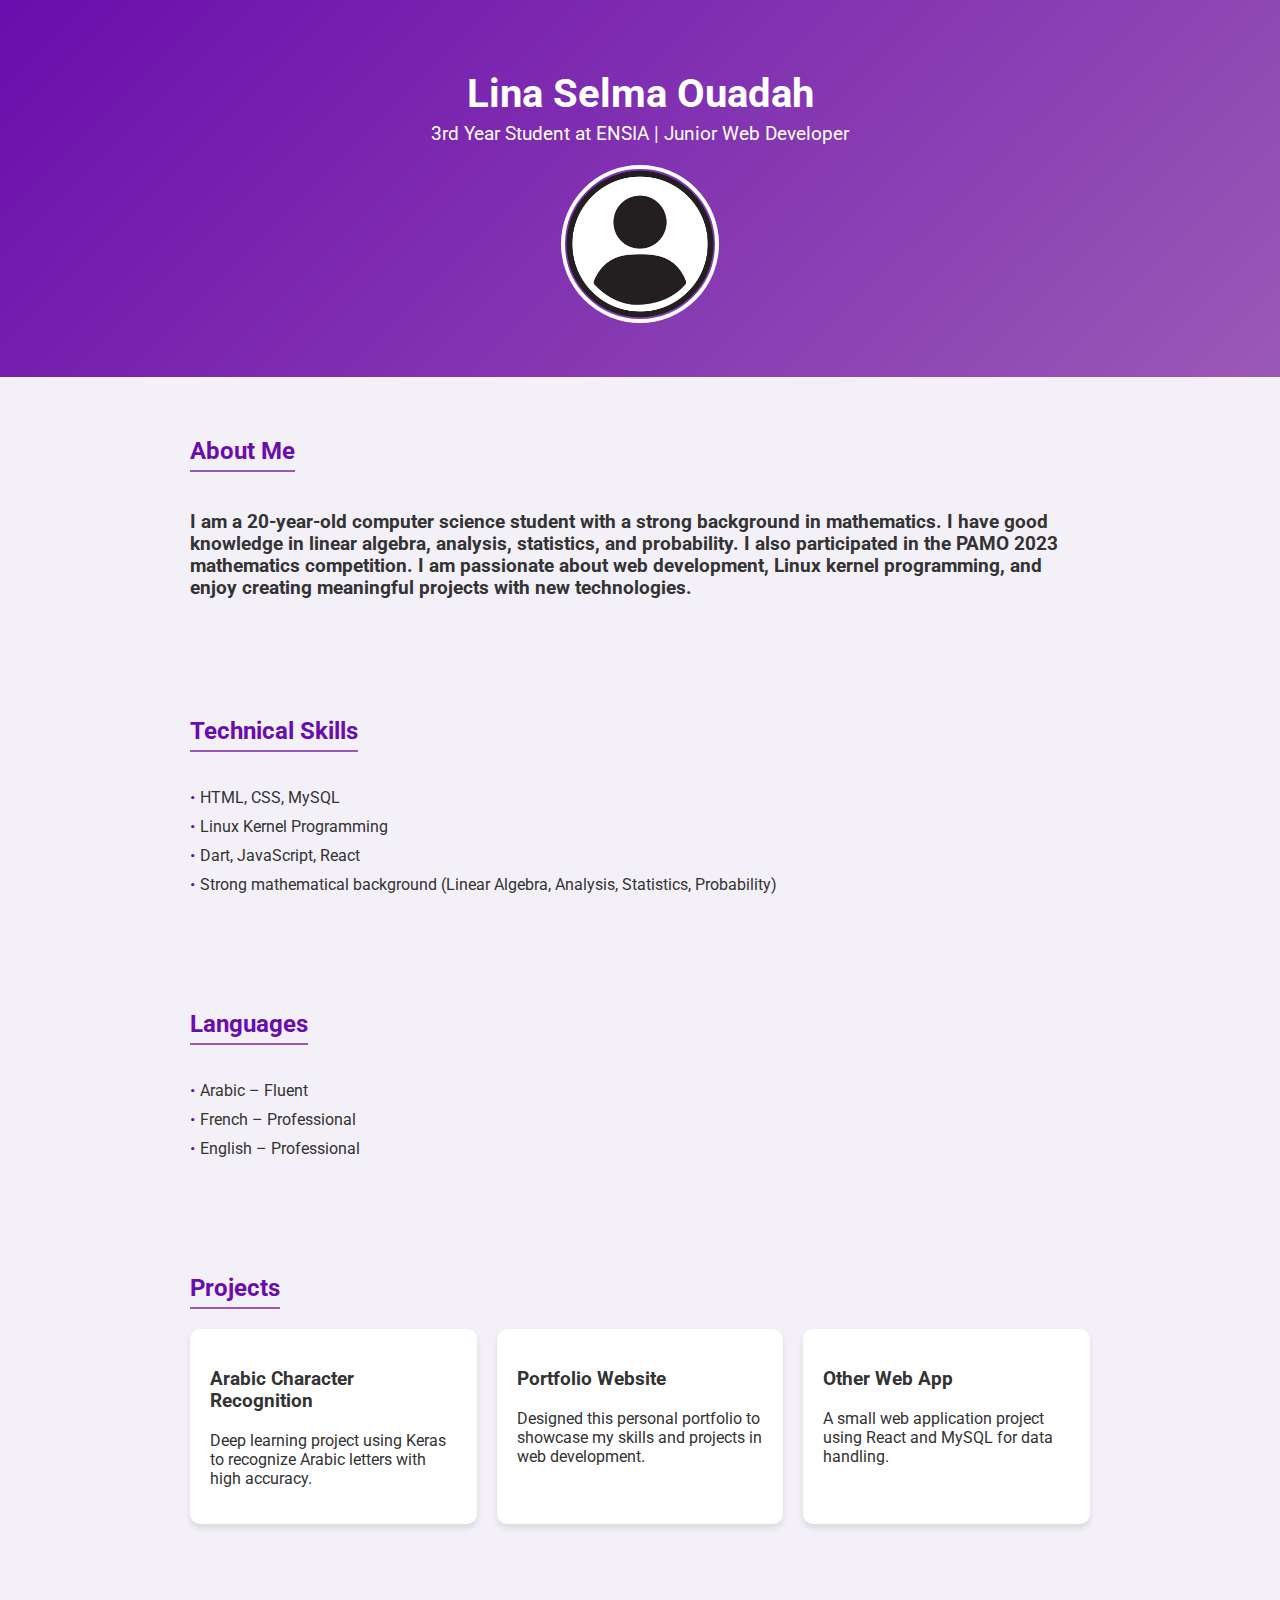
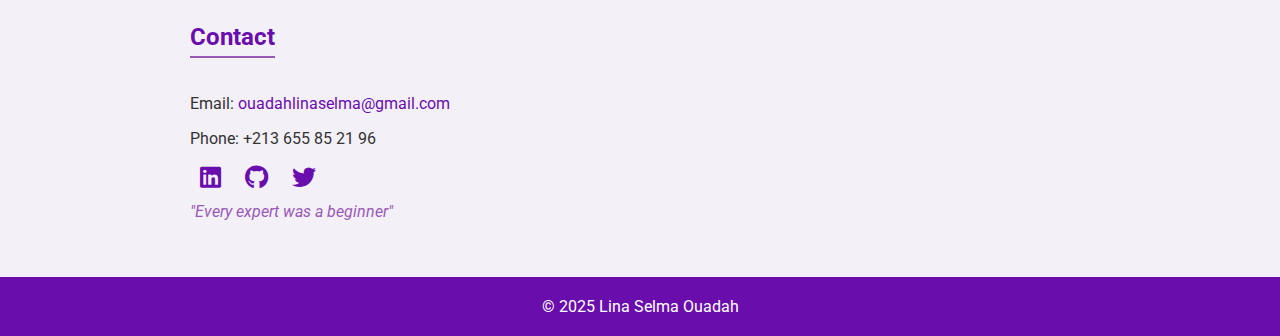
<file: lina-ouadah/lina-ouadah.html>
<!DOCTYPE html>
<html lang="en">
<head>
  <meta charset="UTF-8">
  <meta name="viewport" content="width=device-width, initial-scale=1.0">
  <title>Lina Selma Ouadah Portfolio</title>

  <link rel="stylesheet" href="https://cdnjs.cloudflare.com/ajax/libs/font-awesome/6.5.0/css/all.min.css"/>
  <link href="https://fonts.googleapis.com/css2?family=Roboto:wght@400;500;700&display=swap" rel="stylesheet">
  <link href="line-ouadah_styles.css" rel="stylesheet">  
</head>
<body>

  <header>
    <h1>Lina Selma Ouadah</h1>
    <p>3rd Year Student at ENSIA | Junior Web Developer</p>
    <img src="user.webp" alt="Lina Selma Ouadah">
  </header>

  <section>
    <h2>About Me</h2>
    <h3>
      I am a 20-year-old computer science student with a strong background in mathematics. 
      I have good knowledge in linear algebra, analysis, statistics, and probability. 
      I also participated in the PAMO 2023 mathematics competition.  
      I am passionate about web development, Linux kernel programming, and enjoy creating meaningful projects with new technologies.
    </h3>
  </section>

  <section>
    <h2>Technical Skills</h2>
    <ul>
      <li>HTML, CSS, MySQL</li>
      <li>Linux Kernel Programming</li>
      <li>Dart, JavaScript, React</li>
      <li>Strong mathematical background (Linear Algebra, Analysis, Statistics, Probability)</li>
    </ul>
  </section>

  <section>
    <h2>Languages</h2>
    <ul>
      <li>Arabic – Fluent</li>
      <li>French – Professional</li>
      <li>English – Professional</li>
    </ul>
  </section>

  <section>
    <h2>Projects</h2>
    <div class="projects">
      <div class="project-card">
        <h3>Arabic Character Recognition</h3>
        <p>Deep learning project using Keras to recognize Arabic letters with high accuracy.</p>
      </div>
      <div class="project-card">
        <h3>Portfolio Website</h3>
        <p>Designed this personal portfolio to showcase my skills and projects in web development.</p>
      </div>
      <div class="project-card">
        <h3>Other Web App</h3>
        <p>A small web application project using React and MySQL for data handling.</p>
      </div>
    </div>
  </section>

  <section class="contact">
    <h2>Contact</h2>
    <p>Email: <a href="mailto:ouadahlinaselma@gmail.com">ouadahlinaselma@gmail.com</a></p>
    <p>Phone: +213 655 85 21 96</p>
    <div class="social">
      <a href="https://www.linkedin.com/" target="_blank"><i class="fab fa-linkedin"></i></a>
      <a href="https://github.com/LinaOuadah" target="_blank"><i class="fab fa-github"></i></a>
      <a href="https://twitter.com/" target="_blank"><i class="fab fa-twitter"></i></a>
    </div>

    <p class="quote">"Every expert was a beginner"</p>
  </section>

  <footer>
    &copy; 2025 Lina Selma Ouadah
  </footer>

</body>
</html>
</file>
<file: index_styles.css>
:root {
    --primary: #2c3e50;
    --secondary: #3498db;
    --accent: #2980b9;
    --light: #ecf0f1;
    --dark: #1a252f;
    --text: #2c3e50;
    --text-light: #7f8c8d;
    --transition: all 0.3s ease;
}

* {
    margin: 0;
    padding: 0;
    box-sizing: border-box;
    font-family: 'Segoe UI', Tahoma, Geneva, Verdana, sans-serif;
}

body {
    background-color: #f9fafb;
    color: var(--text);
    line-height: 1.6;
    scroll-behavior: smooth;
}

.container {
    width: 90%;
    max-width: 1200px;
    margin: 0 auto;
    padding: 0 20px;
}

/* Navigation Styles */
nav {
    background-color: white;
    padding: 1rem 0;
    box-shadow: 0 2px 10px rgba(0, 0, 0, 0.1);
    position: sticky;
    top: 0;
    z-index: 1000;
    transition: var(--transition);
}

.nav-scrolled {
    padding: 0.7rem 0;
    box-shadow: 0 4px 12px rgba(0, 0, 0, 0.15);
}

.nav-container {
    display: flex;
    justify-content: space-between;
    align-items: center;
}

.nav-logo {
    font-size: 1.5rem;
    font-weight: 700;
    color: var(--primary);
    display: flex;
    align-items: center;
    gap: 10px;
    text-decoration: none;
}

.nav-logo-icon {
    color: var(--secondary);
}

.nav-menu {
    display: flex;
    list-style: none;
    gap: 2rem;
}

.nav-link {
    color: var(--text);
    text-decoration: none;
    font-weight: 500;
    transition: var(--transition);
    position: relative;
    padding: 0.5rem 0;
}

.nav-link:hover {
    color: var(--secondary);
}

.nav-link::after {
    content: '';
    position: absolute;
    bottom: 0;
    left: 0;
    width: 0;
    height: 2px;
    background-color: var(--secondary);
    transition: var(--transition);
}

.nav-link:hover::after {
    width: 100%;
}

.nav-link.active {
    color: var(--secondary);
}

.nav-link.active::after {
    width: 100%;
}

.mobile-menu-btn {
    display: none;
    background: none;
    border: none;
    font-size: 1.5rem;
    color: var(--primary);
    cursor: pointer;
}

/* Header Styles */
header {
    background: linear-gradient(135deg, var(--primary), var(--dark));
    color: white;
    padding: 2.5rem 0;
    text-align: center;
    box-shadow: 0 4px 12px rgba(0, 0, 0, 0.1);
}

.logo {
    font-size: 2.8rem;
    font-weight: 700;
    margin-bottom: 0.5rem;
    letter-spacing: 1px;
    display: flex;
    align-items: center;
    justify-content: center;
    gap: 15px;
}

.logo-icon {
    color: var(--secondary);
}

.tagline {
    font-size: 1.3rem;
    font-weight: 300;
    max-width: 700px;
    margin: 0 auto;
    opacity: 0.9;
}

/* Hero Section */
.hero {
    padding: 4rem 0;
    text-align: center;
    background-color: white;
}

.hero h1 {
    font-size: 2.8rem;
    color: var(--dark);
    margin-bottom: 1.5rem;
}

.hero p {
    font-size: 1.3rem;
    max-width: 800px;
    margin: 0 auto 2.5rem;
    color: var(--text-light);
}

.stats {
    display: flex;
    justify-content: center;
    gap: 3rem;
    margin-top: 3rem;
    flex-wrap: wrap;
}

.stat-item {
    text-align: center;
}

.stat-number {
    font-size: 2.5rem;
    font-weight: 700;
    color: var(--secondary);
    margin-bottom: 0.5rem;
}

.stat-label {
    font-size: 1rem;
    color: var(--text-light);
    text-transform: uppercase;
    letter-spacing: 1px;
}

/* Team Section */
.team-section {
    padding: 5rem 0;
    background-color: var(--light);
}

.section-title {
    text-align: center;
    font-size: 2.5rem;
    color: var(--dark);
    margin-bottom: 3rem;
    position: relative;
}

.section-title::after {
    content: '';
    display: block;
    width: 80px;
    height: 4px;
    background-color: var(--secondary);
    margin: 15px auto;
    border-radius: 2px;
}

.team-grid {
    display: grid;
    grid-template-columns: repeat(auto-fit, minmax(300px, 1fr));
    gap: 2.5rem;
}

.team-member {
    background-color: white;
    border-radius: 12px;
    overflow: hidden;
    box-shadow: 0 8px 20px rgba(0, 0, 0, 0.08);
    transition: var(--transition);
    text-align: center;
    position: relative;
}

.team-member:hover {
    transform: translateY(-10px);
    box-shadow: 0 15px 30px rgba(0, 0, 0, 0.15);
}

.member-image {
    height: 280px;
    background: linear-gradient(135deg, var(--secondary), var(--accent));
    display: flex;
    align-items: center;
    justify-content: center;
    position: relative;
    overflow: hidden;
}

.member-image img {
    width: 100%;
    height: 100%;
    object-fit: cover;
    transition: var(--transition);
}

.team-member:hover .member-image img {
    transform: scale(1.05);
}

.placeholder-icon {
    font-size: 5rem;
    color: white;
    opacity: 0.8;
}

.member-info {
    padding: 2rem;
}

.member-name {
    font-size: 1.5rem;
    color: var(--dark);
    margin-bottom: 0.5rem;
}

.member-role {
    color: var(--secondary);
    font-weight: 600;
    margin-bottom: 1rem;
    font-size: 1.1rem;
}

.member-bio {
    color: var(--text-light);
    font-size: 1rem;
    margin-bottom: 1.5rem;
    line-height: 1.7;
}

.member-skills {
    display: flex;
    flex-wrap: wrap;
    justify-content: center;
    gap: 8px;
    margin-bottom: 1.5rem;
}

.skill-tag {
    background-color: rgba(52, 152, 219, 0.1);
    color: var(--secondary);
    padding: 6px 14px;
    border-radius: 20px;
    font-size: 0.85rem;
    font-weight: 500;
}

.member-link {
    display: inline-block;
    background-color: var(--secondary);
    color: white;
    padding: 10px 25px;
    border-radius: 30px;
    text-decoration: none;
    font-weight: 600;
    transition: var(--transition);
    margin-top: 1rem;
}

.member-link:hover {
    background-color: var(--accent);
    transform: translateY(-3px);
    box-shadow: 0 5px 15px rgba(52, 152, 219, 0.3);
}

/* Values Section */
.values-section {
    padding: 5rem 0;
    background-color: white;
}

.values-grid {
    display: grid;
    grid-template-columns: repeat(auto-fit, minmax(250px, 1fr));
    gap: 2rem;
}

.value-card {
    text-align: center;
    padding: 2rem 1.5rem;
    border-radius: 10px;
    transition: var(--transition);
}

.value-card:hover {
    transform: translateY(-5px);
    box-shadow: 0 10px 25px rgba(0, 0, 0, 0.08);
}

.value-icon {
    font-size: 2.8rem;
    color: var(--secondary);
    margin-bottom: 1.5rem;
}

.value-title {
    font-size: 1.4rem;
    margin-bottom: 1rem;
    color: var(--dark);
}

.value-description {
    color: var(--text-light);
    line-height: 1.7;
}

/* CTA Section */
.cta-section {
    padding: 5rem 0;
    background: linear-gradient(135deg, var(--primary), var(--dark));
    color: white;
    text-align: center;
}

.cta-section .section-title {
    color: white;
}

.cta-section .section-title::after {
    background-color: white;
}

.cta-content {
    max-width: 700px;
    margin: 0 auto;
}

.cta-content p {
    font-size: 1.2rem;
    margin-bottom: 2.5rem;
    opacity: 0.9;
}

.cta-button {
    display: inline-block;
    background-color: white;
    color: var(--primary);
    padding: 14px 35px;
    border-radius: 30px;
    text-decoration: none;
    font-weight: 600;
    font-size: 1.1rem;
    transition: var(--transition);
    box-shadow: 0 5px 15px rgba(0, 0, 0, 0.1);
}

.cta-button:hover {
    background-color: var(--light);
    transform: translateY(-3px);
    box-shadow: 0 8px 20px rgba(0, 0, 0, 0.15);
}

/* Footer */
footer {
    background-color: var(--dark);
    color: white;
    padding: 3rem 0;
}

.footer-content {
    display: grid;
    grid-template-columns: repeat(auto-fit, minmax(250px, 1fr));
    gap: 3rem;
}

.footer-logo {
    font-size: 1.8rem;
    font-weight: 700;
    margin-bottom: 1rem;
    display: flex;
    align-items: center;
    gap: 10px;
}

.footer-logo-icon {
    color: var(--secondary);
}

.footer-about {
    color: #bdc3c7;
    line-height: 1.7;
    margin-bottom: 1.5rem;
}

.footer-heading {
    font-size: 1.3rem;
    margin-bottom: 1.5rem;
    position: relative;
    display: inline-block;
}

.footer-heading::after {
    content: '';
    position: absolute;
    bottom: -8px;
    left: 0;
    width: 40px;
    height: 3px;
    background-color: var(--secondary);
}

.footer-links {
    list-style: none;
}

.footer-links li {
    margin-bottom: 0.8rem;
}

.footer-links a {
    color: #bdc3c7;
    text-decoration: none;
    transition: var(--transition);
    display: flex;
    align-items: center;
    gap: 8px;
}

.footer-links a:hover {
    color: white;
    transform: translateX(5px);
}

.footer-contact p {
    display: flex;
    align-items: center;
    gap: 10px;
    margin-bottom: 1rem;
    color: #bdc3c7;
}

.contact-icon {
    color: var(--secondary);
    width: 20px;
}

.social-links {
    display: flex;
    gap: 1rem;
    margin-top: 1.5rem;
}

.social-link {
    width: 40px;
    height: 40px;
    border-radius: 50%;
    background-color: rgba(255, 255, 255, 0.1);
    display: flex;
    align-items: center;
    justify-content: center;
    color: white;
    text-decoration: none;
    transition: var(--transition);
}

.social-link:hover {
    background-color: var(--secondary);
    transform: translateY(-3px);
}

.copyright {
    text-align: center;
    padding-top: 3rem;
    margin-top: 3rem;
    border-top: 1px solid rgba(255, 255, 255, 0.1);
    color: #95a5a6;
    font-size: 0.9rem;
}

/* Animation Styles */
.team-member, .value-card {
    opacity: 0;
    transform: translateY(30px);
    transition: opacity 0.6s ease, transform 0.6s ease;
}

.fade-in {
    opacity: 1;
    transform: translateY(0);
}


/* Responsive Design */
@media (max-width: 768px) {
    .nav-menu {
        position: fixed;
        top: 70px;
        right: -100%;
        flex-direction: column;
        background-color: white;
        width: 80%;
        max-width: 300px;
        text-align: center;
        box-shadow: -5px 0 15px rgba(0, 0, 0, 0.1);
        border-radius: 0 0 0 10px;
        transition: 0.3s;
        padding: 2rem 0;
        gap: 1.5rem;
    }
    
    .nav-menu.active {
        right: 0;
    }
    
    .mobile-menu-btn {
        display: block;
    }
    
    .hero h1 {
        font-size: 2.2rem;
    }
    
    .section-title {
        font-size: 2rem;
    }
    
    .stats {
        gap: 2rem;
    }
    
    .stat-number {
        font-size: 2rem;
    }
}

@media (max-width: 480px) {
    .team-grid {
        grid-template-columns: 1fr;
    }
    
    .logo {
        font-size: 2.2rem;
    }
    
    .hero h1 {
        font-size: 1.8rem;
    }
}
</file>
<file: haithem-bouziane.css>
@import url('https://fonts.googleapis.com/css2?family=Inter:wght@300;400;500;600;700;800&display=swap');

:root {
  --primary: #6366f1;
  --primary-dark: #4f46e5;
  --secondary: #0ea5e9;
  --accent: #ec4899;
  --dark: #0f172a;
  --light: #f8fafc;
  --gray: #64748b;
  --gradient: linear-gradient(135deg, #667eea 0%, #764ba2 100%);
  --gradient-2: linear-gradient(135deg, #f093fb 0%, #f5576c 100%);
}

* {
  margin: 0;
  padding: 0;
  box-sizing: border-box;
}

body {
  font-family: 'Inter', sans-serif;
  background: var(--dark);
  color: #fff;
  overflow-x: hidden;
}

/* Navigation */
nav {
  position: fixed;
  top: 0;
  left: 0;
  right: 0;
  z-index: 1000;
  padding: 1.5rem 2rem;
  background: rgba(15, 23, 42, 0.8);
  backdrop-filter: blur(20px);
  border-bottom: 1px solid rgba(255, 255, 255, 0.1);
  transition: all 0.3s ease;
}

nav.scrolled {
  padding: 1rem 2rem;
  background: rgba(15, 23, 42, 0.95);
}

.nav-container {
  max-width: 1400px;
  margin: 0 auto;
  display: flex;
  justify-content: space-between;
  align-items: center;
}

.nav-logo {
  font-size: 1.5rem;
  font-weight: 800;
  background: var(--gradient);
  background-clip: text;
  -webkit-background-clip: text;
  -webkit-text-fill-color: transparent;
  text-decoration: none;
  display: flex;
  align-items: center;
  gap: 0.5rem;
}

.nav-links {
  display: flex;
  gap: 2rem;
  list-style: none;
}

.nav-links a {
  color: #fff;
  text-decoration: none;
  font-weight: 500;
  transition: all 0.3s ease;
  position: relative;
}

.nav-links a::after {
  content: '';
  position: absolute;
  bottom: -5px;
  left: 0;
  width: 0;
  height: 2px;
  background: var(--primary);
  transition: width 0.3s ease;
}

.nav-links a:hover::after {
  width: 100%;
}

/* Hero Section */
.hero {
  min-height: 100vh;
  display: flex;
  align-items: center;
  justify-content: center;
  padding: 8rem 2rem 4rem;
  position: relative;
  overflow: hidden;
}

.hero::before {
  content: '';
  position: absolute;
  top: -50%;
  right: -50%;
  width: 100%;
  height: 100%;
  background: radial-gradient(circle, rgba(99, 102, 241, 0.15) 0%, transparent 70%);
  animation: float 20s ease-in-out infinite;
}

.hero::after {
  content: '';
  position: absolute;
  bottom: -50%;
  left: -50%;
  width: 100%;
  height: 100%;
  background: radial-gradient(circle, rgba(236, 72, 153, 0.15) 0%, transparent 70%);
  animation: float 25s ease-in-out infinite reverse;
}

@keyframes float {
  0%, 100% { transform: translate(0, 0) rotate(0deg); }
  33% { transform: translate(30px, -50px) rotate(120deg); }
  66% { transform: translate(-20px, 20px) rotate(240deg); }
}

.hero-content {
  max-width: 900px;
  text-align: center;
  position: relative;
  z-index: 1;
  animation: fadeInUp 1s ease;
}

@keyframes fadeInUp {
  from {
    opacity: 0;
    transform: translateY(30px);
  }
  to {
    opacity: 1;
    transform: translateY(0);
  }
}

.hero-subtitle {
  color: var(--primary);
  font-weight: 600;
  font-size: 1rem;
  letter-spacing: 2px;
  text-transform: uppercase;
  margin-bottom: 1rem;
  animation: fadeInUp 1s ease 0.2s backwards;
}

.hero h1 {
  font-size: 5rem;
  font-weight: 800;
  margin-bottom: 1.5rem;
  background: linear-gradient(135deg, #fff 0%, #a78bfa 100%);
  background-clip: text;
  -webkit-background-clip: text;
  -webkit-text-fill-color: transparent;
  line-height: 1.2;
  animation: fadeInUp 1s ease 0.4s backwards;
}

.hero-tagline {
  font-size: 1.5rem;
  color: var(--gray);
  margin-bottom: 2rem;
  animation: fadeInUp 1s ease 0.6s backwards;
}

.hero-description {
  font-size: 1.1rem;
  line-height: 1.8;
  color: #cbd5e1;
  max-width: 700px;
  margin: 0 auto 3rem;
  animation: fadeInUp 1s ease 0.8s backwards;
}

.cta-buttons {
  display: flex;
  gap: 1.5rem;
  justify-content: center;
  flex-wrap: wrap;
  animation: fadeInUp 1s ease 1s backwards;
}

.btn {
  padding: 1rem 2.5rem;
  border-radius: 50px;
  font-weight: 600;
  font-size: 1rem;
  text-decoration: none;
  transition: all 0.3s ease;
  display: inline-flex;
  align-items: center;
  gap: 0.5rem;
  cursor: pointer;
  border: none;
}

.btn-primary {
  background: var(--gradient);
  color: #fff;
  box-shadow: 0 10px 30px rgba(99, 102, 241, 0.3);
}

.btn-primary:hover {
  transform: translateY(-3px);
  box-shadow: 0 15px 40px rgba(99, 102, 241, 0.4);
}

.btn-secondary {
  background: rgba(255, 255, 255, 0.1);
  color: #fff;
  backdrop-filter: blur(10px);
  border: 1px solid rgba(255, 255, 255, 0.2);
}

.btn-secondary:hover {
  background: rgba(255, 255, 255, 0.15);
  transform: translateY(-3px);
}

/* Skills Section */
.skills-section {
  padding: 6rem 2rem;
  position: relative;
}

.container {
  max-width: 1200px;
  margin: 0 auto;
}

.section-title {
  text-align: center;
  font-size: 3rem;
  font-weight: 800;
  margin-bottom: 1rem;
  background: var(--gradient);
  background-clip: text;
  -webkit-background-clip: text;
  -webkit-text-fill-color: transparent;
}

.section-subtitle {
  text-align: center;
  color: var(--gray);
  font-size: 1.2rem;
  margin-bottom: 4rem;
}

.skills-grid {
  display: grid;
  grid-template-columns: repeat(auto-fit, minmax(250px, 1fr));
  gap: 2rem;
  margin-top: 3rem;
}

.skill-card {
  background: rgba(255, 255, 255, 0.05);
  border: 1px solid rgba(255, 255, 255, 0.1);
  border-radius: 20px;
  padding: 2.5rem;
  transition: all 0.3s ease;
  backdrop-filter: blur(10px);
}

.skill-card:hover {
  transform: translateY(-10px);
  background: rgba(255, 255, 255, 0.08);
  border-color: var(--primary);
  box-shadow: 0 20px 60px rgba(99, 102, 241, 0.2);
}

.skill-icon {
  font-size: 3rem;
  margin-bottom: 1.5rem;
  background: var(--gradient);
  background-clip: text;
  -webkit-background-clip: text;
  -webkit-text-fill-color: transparent;
}

.skill-card h3 {
  font-size: 1.5rem;
  margin-bottom: 1rem;
  color: #fff;
}

.skill-card p {
  color: var(--gray);
  line-height: 1.6;
}

/* Contact Section */
.contact-section {
  padding: 6rem 2rem;
  background: rgba(255, 255, 255, 0.02);
}

.contact-grid {
  display: grid;
  grid-template-columns: repeat(auto-fit, minmax(280px, 1fr));
  gap: 2rem;
  margin-top: 3rem;
}

.contact-card {
  background: rgba(255, 255, 255, 0.05);
  border: 1px solid rgba(255, 255, 255, 0.1);
  border-radius: 20px;
  padding: 2.5rem;
  text-align: center;
  transition: all 0.3s ease;
  text-decoration: none;
  color: inherit;
  display: block;
}

.contact-card:hover {
  transform: translateY(-5px);
  background: rgba(255, 255, 255, 0.08);
  border-color: var(--primary);
}

.contact-icon {
  font-size: 2.5rem;
  margin-bottom: 1.5rem;
  color: var(--primary);
}

.contact-card h3 {
  font-size: 1.3rem;
  margin-bottom: 0.5rem;
}

.contact-card p {
  color: var(--gray);
}

/* Footer */
footer {
  padding: 3rem 2rem;
  text-align: center;
  border-top: 1px solid rgba(255, 255, 255, 0.1);
}

.social-links {
  display: flex;
  gap: 1.5rem;
  justify-content: center;
  margin-bottom: 2rem;
}

.social-links a {
  width: 50px;
  height: 50px;
  border-radius: 50%;
  background: rgba(255, 255, 255, 0.05);
  display: flex;
  align-items: center;
  justify-content: center;
  color: #fff;
  text-decoration: none;
  transition: all 0.3s ease;
  border: 1px solid rgba(255, 255, 255, 0.1);
}

.social-links a:hover {
  background: var(--primary);
  transform: translateY(-5px);
  box-shadow: 0 10px 30px rgba(99, 102, 241, 0.3);
}

footer p {
  color: var(--gray);
}

/* Responsive */
@media (max-width: 768px) {
  .hero h1 {
    font-size: 3rem;
  }

  .hero-tagline {
    font-size: 1.2rem;
  }

  .section-title {
    font-size: 2rem;
  }

  .nav-links {
    display: none;
  }

  .cta-buttons {
    flex-direction: column;
  }

  .btn {
    width: 100%;
    justify-content: center;
  }
}
</file>
<file: amina-ali-hamza/Amina-ALI-HAMZA_styles.css>
* {
    margin: 0;
    padding: 0;
    box-sizing: border-box;
}

body {
    font-family: 'Segoe UI', Tahoma, Geneva, Verdana, sans-serif;
    background: #000000;
    color: #fff;
    overflow-x: hidden;
    cursor: none;
}

.custom-cursor {
    width: 20px;
    height: 20px;
    border: 2px solid #8b5cf6;
    border-radius: 50%;
    position: fixed;
    pointer-events: none;
    z-index: 9999;
    transition: all 0.1s ease;
    box-shadow: 0 0 20px #8b5cf6;
}

.cursor-trail {
    width: 5px;
    height: 5px;
    background: #8b5cf6;
    border-radius: 50%;
    position: fixed;
    pointer-events: none;
    z-index: 9998;
    opacity: 0.6;
}

#stars-canvas {
    position: fixed;
    top: 0;
    left: 0;
    width: 100%;
    height: 100%;
    z-index: 0;
}

.container {
    position: relative;
    z-index: 1;
    max-width: 1200px;
    margin: 0 auto;
    padding: 20px;
}

.rocket {
    position: fixed;
    right: 30px;
    bottom: 30px;
    width: 60px;
    height: 80px;
    cursor: pointer;
    z-index: 100;
    transition: transform 0.3s ease;
}

.rocket:hover {
    transform: translateY(-10px) scale(1.1);
}

.rocket-body {
    width: 40px;
    height: 60px;
    background: linear-gradient(135deg, #667eea, #764ba2);
    position: absolute;
    left: 10px;
    border-radius: 20px 20px 5px 5px;
    box-shadow: 0 0 20px rgba(102, 126, 234, 0.6);
}

.rocket-window {
    width: 15px;
    height: 15px;
    background: #10b981;
    border-radius: 50%;
    position: absolute;
    top: 15px;
    left: 50%;
    transform: translateX(-50%);
    box-shadow: 0 0 10px #10b981;
}

.rocket-fin {
    width: 0;
    height: 0;
    border-left: 15px solid transparent;
    border-right: 15px solid transparent;
    border-top: 25px solid #581c87;
    position: absolute;
    bottom: 0;
}

.rocket-fin.left {
    left: -10px;
}

.rocket-fin.right {
    right: -10px;
}

.rocket-flame {
    position: absolute;
    bottom: -20px;
    left: 50%;
    transform: translateX(-50%);
    width: 20px;
    height: 25px;
    background: linear-gradient(to bottom, #ff6b00, #ff0000, transparent);
    border-radius: 0 0 50% 50%;
    animation: flame 0.2s infinite alternate;
}

@keyframes flame {
    to {
        transform: translateX(-50%) scaleY(1.2);
        opacity: 0.8;
    }
}

header {
    text-align: center;
    padding: 100px 20px 60px;
    background: linear-gradient(135deg, rgba(88, 28, 135, 0.3), rgba(16, 185, 129, 0.3));
    border-radius: 20px;
    backdrop-filter: blur(10px);
    border: 1px solid rgba(255, 255, 255, 0.1);
    margin-bottom: 60px;
    animation: fadeInDown 1s ease;
    position: relative;
    overflow: hidden;
}

.planet {
    position: absolute;
    border-radius: 50%;
    animation: orbit 20s linear infinite;
}

.planet1 {
    width: 80px;
    height: 80px;
    background: radial-gradient(circle at 30% 30%, #ff6b6b, #c92a2a);
    top: 10%;
    right: 10%;
    box-shadow: 0 0 30px rgba(255, 107, 107, 0.6);
}

.planet2 {
    width: 60px;
    height: 60px;
    background: radial-gradient(circle at 30% 30%, #4dabf7, #1864ab);
    bottom: 15%;
    left: 8%;
    animation: orbit 15s linear infinite reverse;
    box-shadow: 0 0 25px rgba(77, 171, 247, 0.6);
}

@keyframes orbit {
    0% {
        transform: rotate(0deg) translateX(20px) rotate(0deg);
    }
    100% {
        transform: rotate(360deg) translateX(20px) rotate(-360deg);
    }
}

h1 {
    font-size: 3.5em;
    background: linear-gradient(135deg, #667eea 0%, #764ba2 100%);
    -webkit-background-clip: text;
    -webkit-text-fill-color: transparent;
    margin-bottom: 10px;
    text-shadow: 0 0 30px rgba(102, 126, 234, 0.5);
    animation: glow 2s ease-in-out infinite alternate;
}

@keyframes glow {
    from {
        filter: drop-shadow(0 0 10px rgba(102, 126, 234, 0.5));
    }
    to {
        filter: drop-shadow(0 0 25px rgba(102, 126, 234, 0.9));
    }
}

.subtitle {
    font-size: 1.5em;
    color: #10b981;
    margin-bottom: 10px;
}

.school {
    font-size: 1.1em;
    color: #a78bfa;
    opacity: 0.9;
}

.bio {
    max-width: 700px;
    margin: 30px auto 0;
    padding: 25px;
    background: rgba(15, 23, 42, 0.6);
    border-radius: 15px;
    border: 1px solid rgba(139, 92, 246, 0.4);
    backdrop-filter: blur(5px);
}

.bio p {
    font-size: 1.05em;
    line-height: 1.8;
    color: #cbd5e1;
    text-align: left;
}

section {
    background: rgba(15, 23, 42, 0.7);
    backdrop-filter: blur(10px);
    border-radius: 20px;
    padding: 40px;
    margin-bottom: 40px;
    border: 1px solid rgba(139, 92, 246, 0.3);
    animation: fadeInUp 1s ease;
    position: relative;
}

.satellite {
    position: absolute;
    width: 30px;
    height: 30px;
    top: -15px;
    right: 20px;
    animation: satellite-spin 10s linear infinite;
}

@keyframes satellite-spin {
    from {
        transform: rotate(0deg);
    }
    to {
        transform: rotate(360deg);
    }
}

.satellite-body {
    width: 15px;
    height: 15px;
    background: #8b5cf6;
    position: absolute;
    top: 50%;
    left: 50%;
    transform: translate(-50%, -50%);
    box-shadow: 0 0 15px #8b5cf6;
}

.satellite-panel {
    width: 25px;
    height: 8px;
    background: linear-gradient(90deg, #1e40af, #3b82f6, #1e40af);
    position: absolute;
    top: 50%;
    transform: translateY(-50%);
}

.satellite-panel.left {
    right: 15px;
}

.satellite-panel.right {
    left: 15px;
}

h2 {
    font-size: 2.5em;
    margin-bottom: 30px;
    color: #8b5cf6;
    text-align: center;
    position: relative;
}

h2::after {
    content: '';
    display: block;
    width: 100px;
    height: 3px;
    background: linear-gradient(90deg, #667eea, #764ba2);
    margin: 15px auto;
    border-radius: 2px;
    box-shadow: 0 0 10px #667eea;
}

.skills-grid {
    display: grid;
    grid-template-columns: repeat(auto-fit, minmax(120px, 1fr));
    gap: 20px;
    margin-top: 30px;
}

.skill-card {
    background: linear-gradient(135deg, rgba(102, 126, 234, 0.2), rgba(118, 75, 162, 0.2));
    padding: 20px;
    border-radius: 15px;
    text-align: center;
    border: 1px solid rgba(139, 92, 246, 0.3);
    transition: all 0.3s ease;
    cursor: pointer;
    position: relative;
    overflow: hidden;
}

.skill-card::before {
    content: '';
    position: absolute;
    top: -50%;
    left: -50%;
    width: 200%;
    height: 200%;
    background: radial-gradient(circle, rgba(139, 92, 246, 0.4) 0%, transparent 70%);
    opacity: 0;
    transition: opacity 0.3s ease;
}

.skill-card:hover::before {
    opacity: 1;
    animation: pulse-glow 1.5s ease-in-out infinite;
}

@keyframes pulse-glow {
    0%, 100% {
        transform: scale(1);
    }
    50% {
        transform: scale(1.1);
    }
}

.skill-card:hover {
    transform: translateY(-10px) scale(1.05) rotateY(10deg);
    box-shadow: 0 15px 40px rgba(139, 92, 246, 0.6);
    border-color: #8b5cf6;
}

.skill-name {
    font-weight: bold;
    font-size: 1.1em;
    color: #fff;
    position: relative;
    z-index: 1;
}

.projects-container {
    display: grid;
    grid-template-columns: repeat(auto-fit, minmax(300px, 1fr));
    gap: 30px;
    margin-top: 30px;
}

.project-card {
    background: linear-gradient(135deg, rgba(16, 185, 129, 0.2), rgba(5, 150, 105, 0.2));
    border-radius: 20px;
    padding: 30px;
    border: 1px solid rgba(16, 185, 129, 0.3);
    transition: all 0.4s ease;
    cursor: pointer;
    position: relative;
    overflow: hidden;
}

.project-card::before {
    content: '';
    position: absolute;
    top: 0;
    left: -100%;
    width: 100%;
    height: 100%;
    background: linear-gradient(90deg, transparent, rgba(16, 185, 129, 0.3), transparent);
    transition: left 0.5s ease;
}

.project-card:hover::before {
    left: 100%;
}

.project-card::after {
    content: '🛸';
    position: absolute;
    top: 20px;
    right: 20px;
    font-size: 2em;
    opacity: 0;
    transition: all 0.4s ease;
}

.project-card:hover::after {
    opacity: 1;
    transform: translateY(-10px);
}

.project-card:hover {
    transform: translateY(-15px) rotateY(5deg);
    box-shadow: 0 20px 50px rgba(16, 185, 129, 0.6);
    border-color: #10b981;
}

.project-title {
    font-size: 1.8em;
    color: #10b981;
    margin-bottom: 15px;
    font-weight: bold;
}

.project-description {
    color: #cbd5e1;
    line-height: 1.6;
    margin-bottom: 20px;
}

.project-tech {
    display: flex;
    flex-wrap: wrap;
    gap: 10px;
    margin-top: 20px;
}

.tech-tag {
    background: rgba(139, 92, 246, 0.3);
    padding: 5px 15px;
    border-radius: 20px;
    font-size: 0.9em;
    border: 1px solid rgba(139, 92, 246, 0.5);
    color: #c4b5fd;
    transition: all 0.3s ease;
}

.tech-tag:hover {
    background: rgba(139, 92, 246, 0.5);
    transform: scale(1.1);
    box-shadow: 0 0 15px rgba(139, 92, 246, 0.6);
}

.workshop-section {
    background: linear-gradient(135deg, rgba(239, 68, 68, 0.2), rgba(220, 38, 38, 0.2));
    border-color: rgba(239, 68, 68, 0.3);
}

.workshop-content {
    display: flex;
    align-items: center;
    justify-content: center;
    gap: 30px;
    flex-wrap: wrap;
    margin-top: 20px;
}

.workshop-item {
    background: rgba(239, 68, 68, 0.2);
    padding: 20px 40px;
    border-radius: 15px;
    border: 1px solid rgba(239, 68, 68, 0.4);
    font-size: 1.3em;
    font-weight: bold;
    color: #fca5a5;
    transition: all 0.3s ease;
    cursor: pointer;
    position: relative;
}

.workshop-item::before {
    content: '⚡';
    position: absolute;
    top: -10px;
    right: -10px;
    font-size: 1.5em;
    opacity: 0;
    transition: all 0.3s ease;
}

.workshop-item:hover::before {
    opacity: 1;
    animation: spark 0.5s ease infinite;
}

@keyframes spark {
    0%, 100% {
        transform: rotate(0deg) scale(1);
    }
    50% {
        transform: rotate(180deg) scale(1.2);
    }
}

.workshop-item:hover {
    transform: scale(1.1) rotate(2deg);
    box-shadow: 0 10px 30px rgba(239, 68, 68, 0.6);
}

.contact-section {
    background: linear-gradient(135deg, rgba(59, 130, 246, 0.2), rgba(37, 99, 235, 0.2));
    border-color: rgba(59, 130, 246, 0.3);
}

.contact-content {
    display: flex;
    justify-content: center;
    align-items: center;
    margin-top: 30px;
}

.contact-link {
    display: flex;
    align-items: center;
    gap: 15px;
    padding: 20px 50px;
    background: rgba(59, 130, 246, 0.2);
    border: 2px solid rgba(59, 130, 246, 0.4);
    border-radius: 50px;
    color: #93c5fd;
    text-decoration: none;
    font-size: 1.3em;
    font-weight: bold;
    transition: all 0.4s ease;
    position: relative;
    overflow: hidden;
}

.contact-link::before {
    content: '';
    position: absolute;
    top: 0;
    left: -100%;
    width: 100%;
    height: 100%;
    background: linear-gradient(90deg, transparent, rgba(59, 130, 246, 0.4), transparent);
    transition: left 0.6s ease;
}

.contact-link:hover::before {
    left: 100%;
}

.contact-link:hover {
    transform: translateY(-10px) scale(1.05);
    box-shadow: 0 20px 50px rgba(59, 130, 246, 0.6);
    border-color: #3b82f6;
    color: #fff;
}

.github-icon {
    width: 35px;
    height: 35px;
    transition: transform 0.4s ease;
}

.contact-link:hover .github-icon {
    transform: rotate(360deg) scale(1.2);
}

.link-arrow {
    font-size: 1.5em;
    transition: transform 0.4s ease;
}

.contact-link:hover .link-arrow {
    transform: translateX(10px);
}

.constellation {
    position: absolute;
    width: 100%;
    height: 100%;
    pointer-events: none;
}

.constellation-line {
    position: absolute;
    height: 1px;
    background: rgba(139, 92, 246, 0.3);
    transform-origin: left center;
}

.meteor-shower {
    position: fixed;
    width: 2px;
    height: 2px;
    background: white;
    border-radius: 50%;
    box-shadow: 0 0 10px white;
    animation: meteor-fall 3s linear infinite;
    opacity: 0;
}

@keyframes meteor-fall {
    0% {
        opacity: 1;
        transform: translateY(-100px) translateX(-100px);
    }
    100% {
        opacity: 0;
        transform: translateY(1000px) translateX(500px);
    }
}

.astronaut {
    position: fixed;
    width: 60px;
    height: 80px;
    right: 50%;
    top: 20%;
    animation: float-astronaut 6s ease-in-out infinite;
    z-index: 10;
}

@keyframes float-astronaut {
    0%, 100% {
        transform: translateY(0) translateX(0) rotate(-5deg);
    }
    25% {
        transform: translateY(-30px) translateX(20px) rotate(5deg);
    }
    50% {
        transform: translateY(-10px) translateX(40px) rotate(0deg);
    }
    75% {
        transform: translateY(-40px) translateX(20px) rotate(-5deg);
    }
}

@keyframes fadeInDown {
    from {
        opacity: 0;
        transform: translateY(-50px);
    }
    to {
        opacity: 1;
        transform: translateY(0);
    }
}

@keyframes fadeInUp {
    from {
        opacity: 0;
        transform: translateY(50px);
    }
    to {
        opacity: 1;
        transform: translateY(0);
    }
}

@media (max-width: 768px) {
    h1 {
        font-size: 2.5em;
    }
    
    h2 {
        font-size: 2em;
    }
    
    .skills-grid {
        grid-template-columns: repeat(auto-fit, minmax(100px, 1fr));
    }

    .rocket {
        width: 50px;
        height: 70px;
        right: 20px;
        bottom: 20px;
    }

    .astronaut {
        display: none;
    }
}
</file>
<file: lina-ouadah/line-ouadah_styles.css>
body {
    font-family: 'Roboto', sans-serif;
    margin: 0;
    padding: 0;
    background-color: #f3f0f8;
    color: #333;
}

header {
    background: linear-gradient(135deg, #6a0dad, #9b59b6);
    color: white;
    text-align: center;
    padding: 50px 20px;
    position: relative;
}

header img {
    width: 150px;
    height: 150px;
    border-radius: 50%;
    border: 4px solid white;
    object-fit: cover;
    margin-top: 20px;
}

header h1 {
    margin: 20px 0 5px;
    font-size: 2.5em;
}

header p {
    margin: 0;
    font-size: 1.2em;
}

section {
    padding: 40px 20px;
    max-width: 900px;
    margin: auto;
}


h2 {
    color: #6a0dad;
    margin-bottom: 20px;
    border-bottom: 2px solid #9b59b6;
    display: inline-block;
    padding-bottom: 5px;
}

ul {
    list-style: none;
    padding: 0;
}

ul li {
    margin-bottom: 10px;
    padding-left: 10px;
    position: relative;
}

ul li::before {
    content: "•";
    color: #6a0dad;
    position: absolute;
    left: 0;
}

.projects {
    display: grid;
    grid-template-columns: repeat(auto-fit, minmax(250px, 1fr));
    gap: 20px;
}

.project-card {
    background: white;
    border-radius: 10px;
    box-shadow: 0 4px 6px rgba(0,0,0,0.1);
    padding: 20px;
    transition: transform 0.3s, box-shadow 0.3s;
}

.project-card:hover {
    transform: translateY(-5px);
    box-shadow: 0 8px 12px rgba(0,0,0,0.2);
}

.contact a {
    color: #6a0dad;
    text-decoration: none;
}

footer {
    text-align: center;
    padding: 20px;
    background-color: #6a0dad;
    color: white;
}

.quote {
    font-style: italic;
    color: #9b59b6;
    margin-top: 10px;
}

/* Social icons */
.social a {
    margin: 0 10px;
    color: #6a0dad;
    font-size: 1.5em;
    text-decoration: none;
    transition: color 0.3s;
}

.social a:hover {
    color: #9b59b6;
}
</file>
